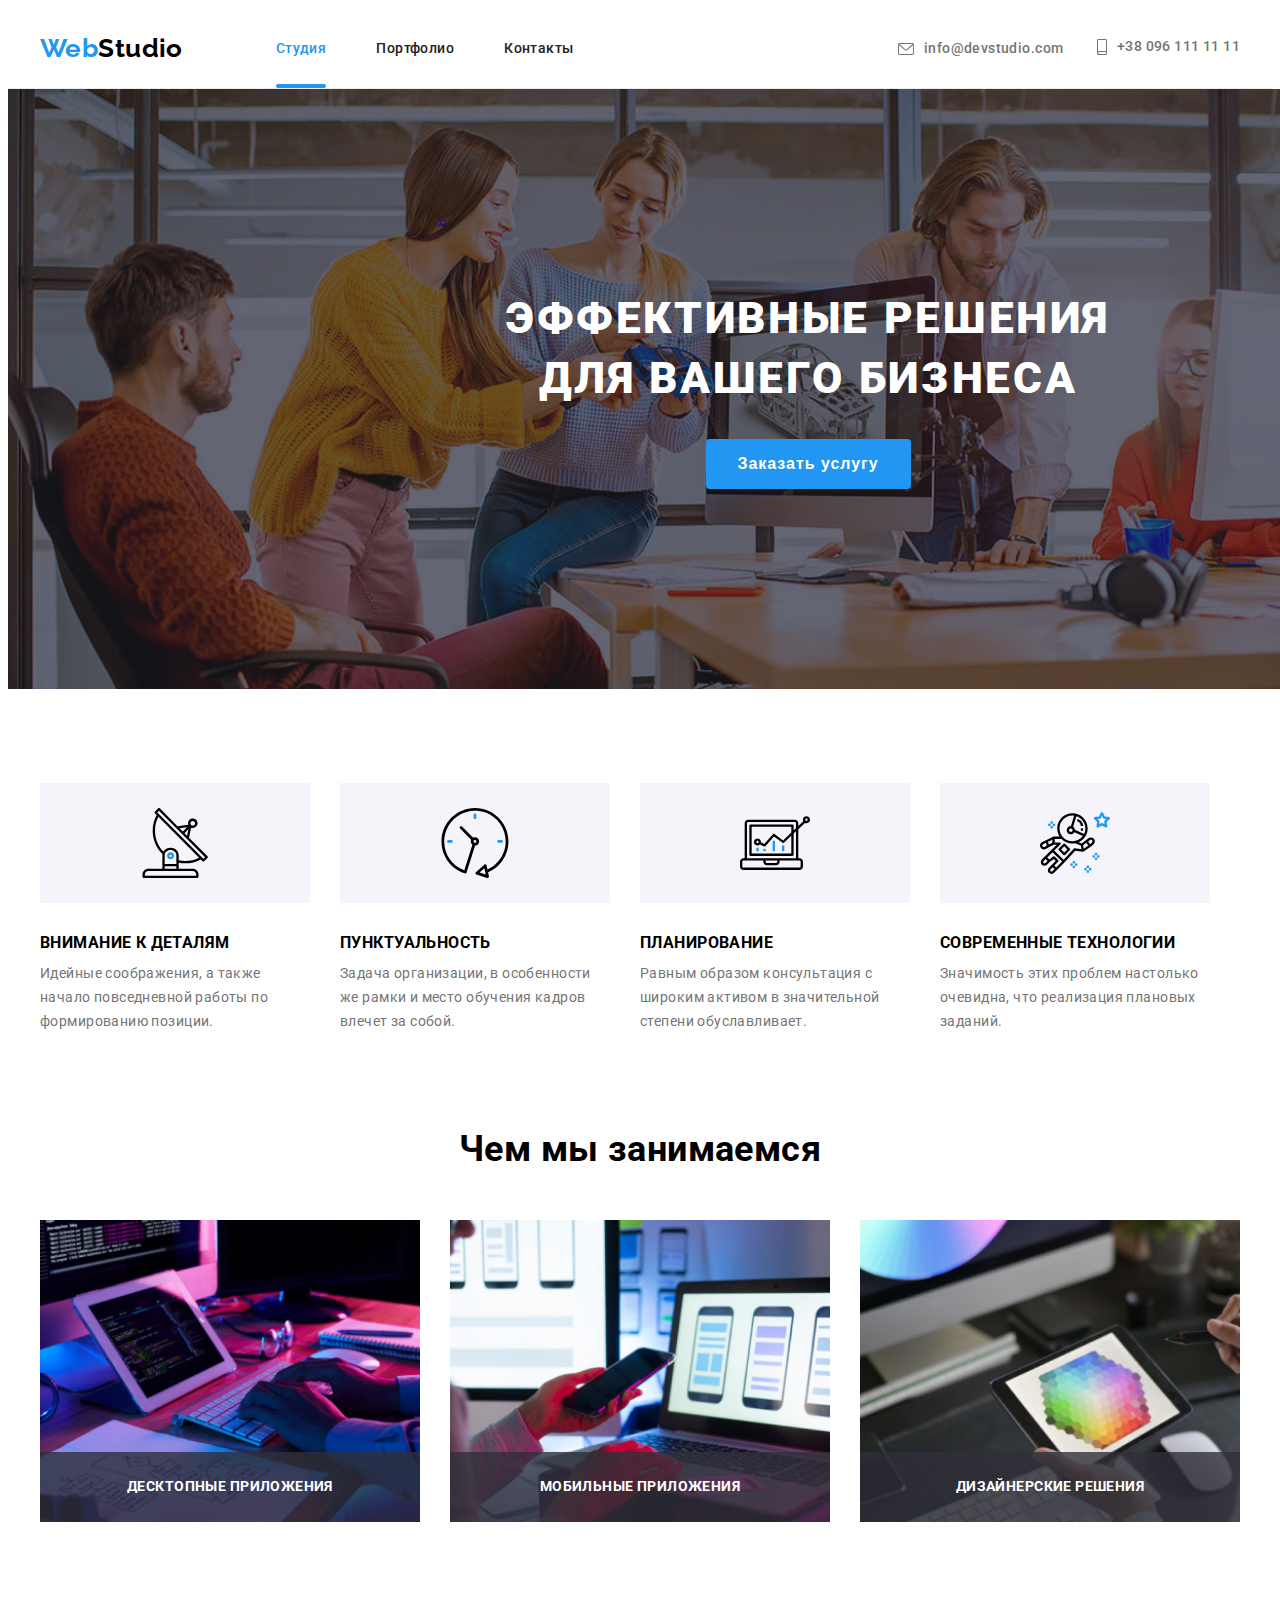
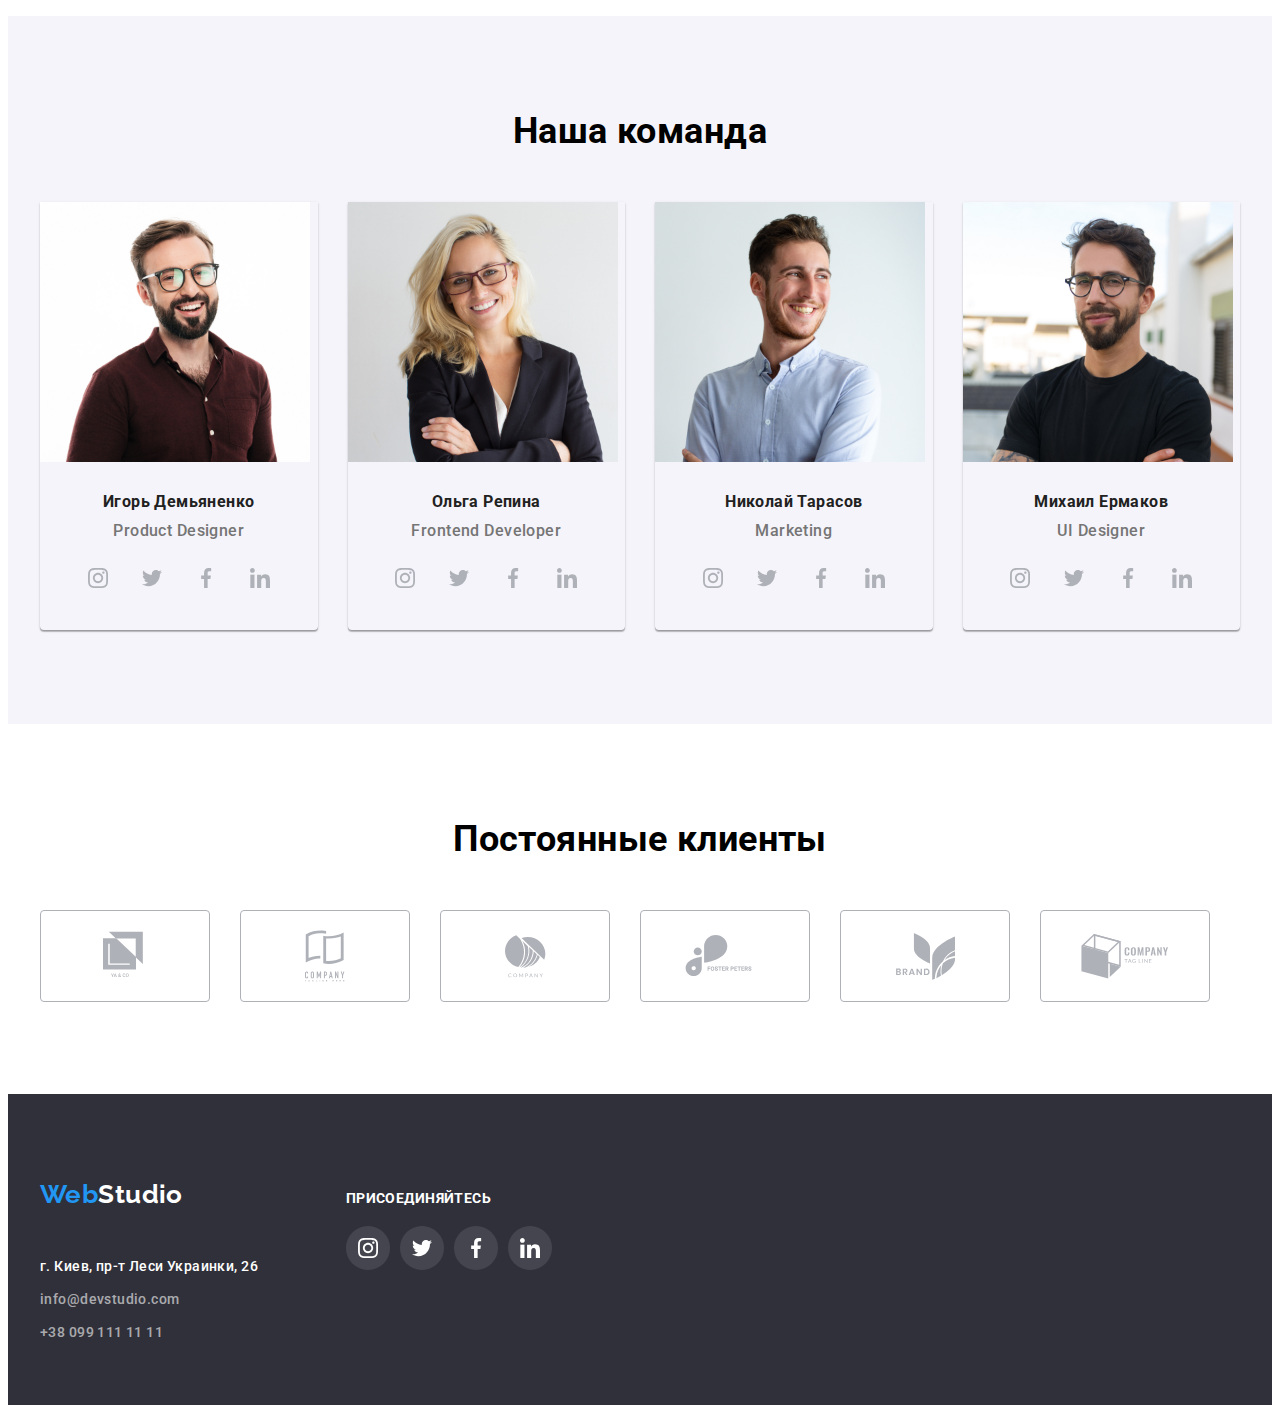
<file: index.html>
<!DOCTYPE html>
<html lang="ru">

<head>
  <meta charset="UTF-8">
  <meta http-equiv="X-UA-Compatible" content="IE=edge">
  <meta name="viewport" content="width=device-width, initial-scale=1.0">
  <title>WebStudio-Home</title>
  <link rel="stylesheet" href="https://cdnjs.cloudflare.com/ajax/libs/modern-normalize/1.0.0/modern-normalize.css"
    integrity="sha512-Zx6MlUMKSVJoQ+83OwhdILe8cSEsCzfqThJd7J/VA2UrK6Ctj85p+xzqfyuNXE5B1k25uUdmJ2OzItbBy9GHAQ=="
    crossorigin="anonymous" />
  <link rel="stylesheet" href="https://cdnjs.cloudflare.com/ajax/libs/animate.css/4.1.1/animate.min.css" />
  <link rel="preconnect" href="https://fonts.gstatic.com">
  <link href="https://fonts.googleapis.com/css2?family=Raleway:wght@700&family=Roboto:wght@400;500;700;900&display=swap"
    rel="stylesheet">
  <link rel="stylesheet" href="./styles/styles.css">

</head>

<body>
  <!-- HEADER -->
  <header class="header">
    <div class="container">
      <nav class="menu">
        <a class="logo link" href="./index.html" lang="en">Web<span class="logo-studio-header"
            lang="en">Studio</span></a>
        <ul class="nav-list list">
          <li class="nav-item">
            <a class="nav-link current link" href="./index.html">Студия</a>
          </li>
          <li class="nav-item">
            <a class="nav-link link" href="./portfolio.html">Портфолио</a>
          </li>
          <li class="nav-item">
            <a class="nav-link link" href="./index.html">Контакты</a>
          </li>
        </ul>
      </nav>
      <ul class="header-contacts list">
        <li class="header-contacts-mail">
          <a class="header-contact-link link" href="mailto:info@devstudio.com" lang="en">
            <svg class="header-envelope">
              <use href="./images/sprite.svg#icon-envelope"></use>
            </svg>
            <p>info@devstudio.com</p>
          </a>
        </li>
        <li class="header-contacts-tel">
          <a class="header-contact-link link" href="tel:+380961111111">
            <svg class="header-tel">
              <use href="./images/sprite.svg#icon-smartphone"></use>
            </svg>
            <p>+38 096 111 11 11</p>
          </a>
        </li>
      </ul>
    </div>
  </header>
  <main>
    <!-- HERO -->
    <section class="hero">
      <div class="container">
        <h1 class="hero-title">Эффективные решения для вашего бизнеса</h1>
        <button class="modal-btn" type="submit" data-modal-open>Заказать услугу</button>
      </div>
    </section>
    <!-- SPECIALTIES -->
    <section class="specialties">
      <h2 class="visually-hidden">Особенности</h2>
      <div class="container">
        <ul class="specs-list list">
          <li class="specs-list-item">
            <div class="logo-wrapper">
              <svg class="specialties-logo">
                <use href="./images/sprite.svg#icon-antena"></use>
              </svg>
            </div>
            <h3 class="specs-subtitle">Внимание к деталям</h3>
            <p class="specs-text">Идейные соображения, а также начало повседневной работы по формированию позиции.</p>
          </li>
          <li class="specs-list-item">
            <div class="logo-wrapper">
              <svg class="specialties-logo">
                <use href="./images/sprite.svg#icon-clock"></use>
              </svg>
            </div>
            <h3 class="specs-subtitle">Пунктуальность</h3>
            <p class="specs-text">Задача организации, в особенности же рамки и место обучения кадров влечет за собой.
            </p>
          </li>
          <li class="specs-list-item">
            <div class="logo-wrapper">
              <svg class="specialties-logo">
                <use href="./images/sprite.svg#icon-diagram"></use>
              </svg>
            </div>
            <h3 class="specs-subtitle">Планирование</h3>
            <p class="specs-text">Равным образом консультация с широким активом в значительной степени обуславливает.
            </p>
          </li>
          <li class="specs-list-item">
            <div class="logo-wrapper">
              <svg class="specialties-logo">
                <use href="./images/sprite.svg#icon-astronaut"></use>
              </svg>
            </div>
            <h3 class="specs-subtitle">Современные технологии</h3>
            <p class="specs-text">Значимость этих проблем настолько очевидна, что реализация плановых заданий.</p>
          </li>
        </ul>
      </div>
    </section>
    <!-- SKILLS -->
    <section class="skills">
      <div class="container">
        <h2 class="section-title">Чем мы занимаемся</h2>
        <ul class="skills-list list">
          <li class="skills-list-item">
            <img class="img" src="./images/what_we_do/what_we_do_1.jpg" alt="software developer working" lang="en">
            <div class="skill-title-wrapper">
              <p class="skill-title">Десктопные приложения</p>
            </div>
          </li>
          <li class="skills-list-item">
            <img class="img" src="./images/what_we_do/what_we_do_2.jpg" alt="women with a phone" lang="en">
            <div class="skill-title-wrapper">
              <p class="skill-title">Мобильные приложения</p>
            </div>
          </li>
          <li class="skills-list-item">
            <img class="img" src="./images/what_we_do/what_we_do_3.jpg" alt="women working on a tablet" lang="en">
            <div class="skill-title-wrapper">
              <p class="skill-title">Дизайнерские решения</p>
            </div>
          </li>
        </ul>
      </div>
    </section>
    <!-- TEAM -->
    <section class="team">
      <div class="container">
        <h2 class="section-title">Наша команда</h2>
        <ul class="team-list list">
          <li class="team-list-item">
            <img class="team-img" src="./images/our_masters/master_1.jpg" alt="friendly men in glasses" lang="en">
            <div class="team-name-container">
              <h3 class="team-name">Игорь Демьяненко</h3>
              <p class="team-occupation" lang="en">Product Designer</p>
              <ul class="social-list list">
                <li class="social-list-item">
                  <a href="" class="social-list-link link">
                    <svg class="social-list-icon">
                      <use href="./images/sprite.svg#icon-instagram"></use>
                    </svg>
                  </a>
                </li>
                <li class="social-list-item">
                  <a href="" class="social-list-link link">
                    <svg class="social-list-icon">
                      <use href="./images/sprite.svg#icon-twitter"></use>
                    </svg>
                  </a>
                </li>
                <li class="social-list-item">
                  <a href="" class="social-list-link link">
                    <svg class="social-list-icon">
                      <use href="./images/sprite.svg#icon-facebook"></use>
                    </svg>
                  </a>
                </li>
                <li class="social-list-item">
                  <a href="" class="social-list-link link">
                    <svg class="social-list-icon">
                      <use href="./images/sprite.svg#icon-linkedin"></use>
                    </svg>
                  </a>
                </li>
              </ul>
            </div>
          </li>
          <li class="team-list-item">
            <img class="team-img" src="./images/our_masters/master_2.jpg" alt="blonde women" lang="en">
            <div class="team-name-container">
              <h3 class="team-name">Ольга Репина</h3>
              <p class="team-occupation" lang="en">Frontend Developer</p>
              <ul class="social-list list">
                <li class="social-list-item">
                  <a href="" class="social-list-link link">
                    <svg class="social-list-icon">
                      <use href="./images/sprite.svg#icon-instagram"></use>
                    </svg>
                  </a>
                </li>
                <li class="social-list-item">
                  <a href="" class="social-list-link link">
                    <svg class="social-list-icon">
                      <use href="./images/sprite.svg#icon-twitter"></use>
                    </svg>
                  </a>
                </li>
                <li class="social-list-item">
                  <a href="" class="social-list-link link">
                    <svg class="social-list-icon">
                      <use href="./images/sprite.svg#icon-facebook"></use>
                    </svg>
                  </a>
                </li>
                <li class="social-list-item">
                  <a href="" class="social-list-link link">
                    <svg class="social-list-icon">
                      <use href="./images/sprite.svg#icon-linkedin"></use>
                    </svg>
                  </a>
                </li>
              </ul>
            </div>
          </li>
          <li class="team-list-item">
            <img class="team-img" src="./images/our_masters/master_3.jpg" alt="smiling men" lang="en">
            <div class="team-name-container">
              <h3 class="team-name">Николай Тарасов</h3>
              <p class="team-occupation" lang="en">Marketing</p>
              <ul class="social-list list">
                <li class="social-list-item">
                  <a href="" class="social-list-link link">
                    <svg class="social-list-icon">
                      <use href="./images/sprite.svg#icon-instagram"></use>
                    </svg>
                  </a>
                </li>
                <li class="social-list-item">
                  <a href="" class="social-list-link link">
                    <svg class="social-list-icon">
                      <use href="./images/sprite.svg#icon-twitter"></use>
                    </svg>
                  </a>
                </li>
                <li class="social-list-item">
                  <a href="" class="social-list-link link">
                    <svg class="social-list-icon">
                      <use href="./images/sprite.svg#icon-facebook"></use>
                    </svg>
                  </a>
                </li>
                <li class="social-list-item">
                  <a href="" class="social-list-link link">
                    <svg class="social-list-icon">
                      <use href="./images/sprite.svg#icon-linkedin"></use>
                    </svg>
                  </a>
                </li>
              </ul>
            </div>
          </li>
          <li class="team-list-item">
            <img class="team-img" src="./images/our_masters/master_4.jpg" alt="friendly men in black t-shirt" lang="en">
            <div class="team-name-container">
              <h3 class="team-name">Михаил Ермаков</h3>
              <p class="team-occupation" lang="en">UI Designer</p>
              <ul class="social-list list">
                <li class="social-list-item">
                  <a href="" class="social-list-link link">
                    <svg class="social-list-icon">
                      <use href="./images/sprite.svg#icon-instagram"></use>
                    </svg>
                  </a>
                </li>
                <li class="social-list-item">
                  <a href="" class="social-list-link link">
                    <svg class="social-list-icon">
                      <use href="./images/sprite.svg#icon-twitter"></use>
                    </svg>
                  </a>
                </li>
                <li class="social-list-item">
                  <a href="" class="social-list-link link">
                    <svg class="social-list-icon">
                      <use href="./images/sprite.svg#icon-facebook"></use>
                    </svg>
                  </a>
                </li>
                <li class="social-list-item">
                  <a href="" class="social-list-link link">
                    <svg class="social-list-icon">
                      <use href="./images/sprite.svg#icon-linkedin"></use>
                    </svg>
                  </a>
                </li>
              </ul>
            </div>
          </li>
        </ul>
      </div>
    </section>
    <!--CLIENTS-->
    <section class="clients">
      <div class="container">
        <h2 class="section-title">Постоянные клиенты</h2>
        <ul class="clients-list list">
          <li class="clients-list-item">
            <a href="" class="clients-logo link">
              <svg class="clients-logo-icon" width="44" height="50">
                <use href="./images/sprite.svg#icon-logo-1"></use>
              </svg>
            </a>
          </li>
          <li class="clients-list-item">
            <a href="" class="clients-logo link">
              <svg class="clients-logo-icon" width="40" height="52">
                <use href="./images/sprite.svg#icon-logo-2"></use>
              </svg>
            </a>
          </li>
          <li class="clients-list-item">
            <a href="" class="clients-logo link">
              <svg class="clients-logo-icon" width="41" height="43">
                <use href="./images/sprite.svg#icon-logo-3"></use>
              </svg>
            </a>
          </li>
          <li class="clients-list-item">
            <a href="" class="clients-logo link">
              <svg class="clients-logo-icon" width="80" height="42">
                <use href="./images/sprite.svg#icon-logo-4"></use>
              </svg>
            </a>
          </li>
          <li class="clients-list-item">
            <a href="" class="clients-logo link">
              <svg class="clients-logo-icon" width="59" height="47">
                <use href="./images/sprite.svg#icon-logo-5"></use>
              </svg>
            </a>
          </li>
          <li class="clients-list-item">
            <a href="" class="clients-logo link">
              <svg class="clients-logo-icon" width="88" height="45">
                <use href="./images/sprite.svg#icon-logo-6"></use>
              </svg>
            </a>
          </li>
        </ul>
      </div>
    </section>
  </main>
  <!-- FOOTER -->
  <footer class="footer">
    <div class="container">
      <div class="address-wrapper">
        <a class="logo link" href="./index.html" lang="en">Web<span class="logo-studio-footer"
            lang="en">Studio</span></a>
        <p class="address">г. Киев, пр-т Леси Украинки, 26</p>
        <ul class="address-list list">
          <li class="address-list-item">
            <a class="address-link link" href="mailto:info@devstudio.com">info@devstudio.com</a>
          </li>
          <li class="address-list-item">
            <a class="address-link link" href="tel:+380991111111">+38 099 111 11 11</a>
          </li>
        </ul>
      </div>
      <div class="footer-social-list">
        <h2 class="footer-social-title">присоединяйтесь</h2>
        <ul class="social-list list">
          <li class="social-list-item">
            <a href="" class="social-list-link link">
              <svg class="social-list-icon">
                <use href="./images/sprite.svg#icon-instagram"></use>
              </svg>
            </a>
          </li>
          <li class="social-list-item">
            <a href="" class="social-list-link link">
              <svg class="social-list-icon">
                <use href="./images/sprite.svg#icon-twitter"></use>
              </svg>
            </a>
          </li>
          <li class="social-list-item">
            <a href="" class="social-list-link link">
              <svg class="social-list-icon">
                <use href="./images/sprite.svg#icon-facebook"></use>
              </svg>
            </a>
          </li>
          <li class="social-list-item">
            <a href="" class="social-list-link link">
              <svg class="social-list-icon">
                <use href="./images/sprite.svg#icon-linkedin"></use>
              </svg>
            </a>
          </li>
        </ul>
      </div>
    </div>
  </footer>
  <div class="backdrop is-hidden" data-modal>
    <div class="modal">
      <button type="button" class="modal-close-btn" data-modal-close>
        <svg class="modal-x">
          <use href="./images/sprite.svg#icon-Vector"></use>
        </svg>
      </button>
    </div>
  </div>
  <script src="./js/modal.js"></script>
</body>

</html>
</file>
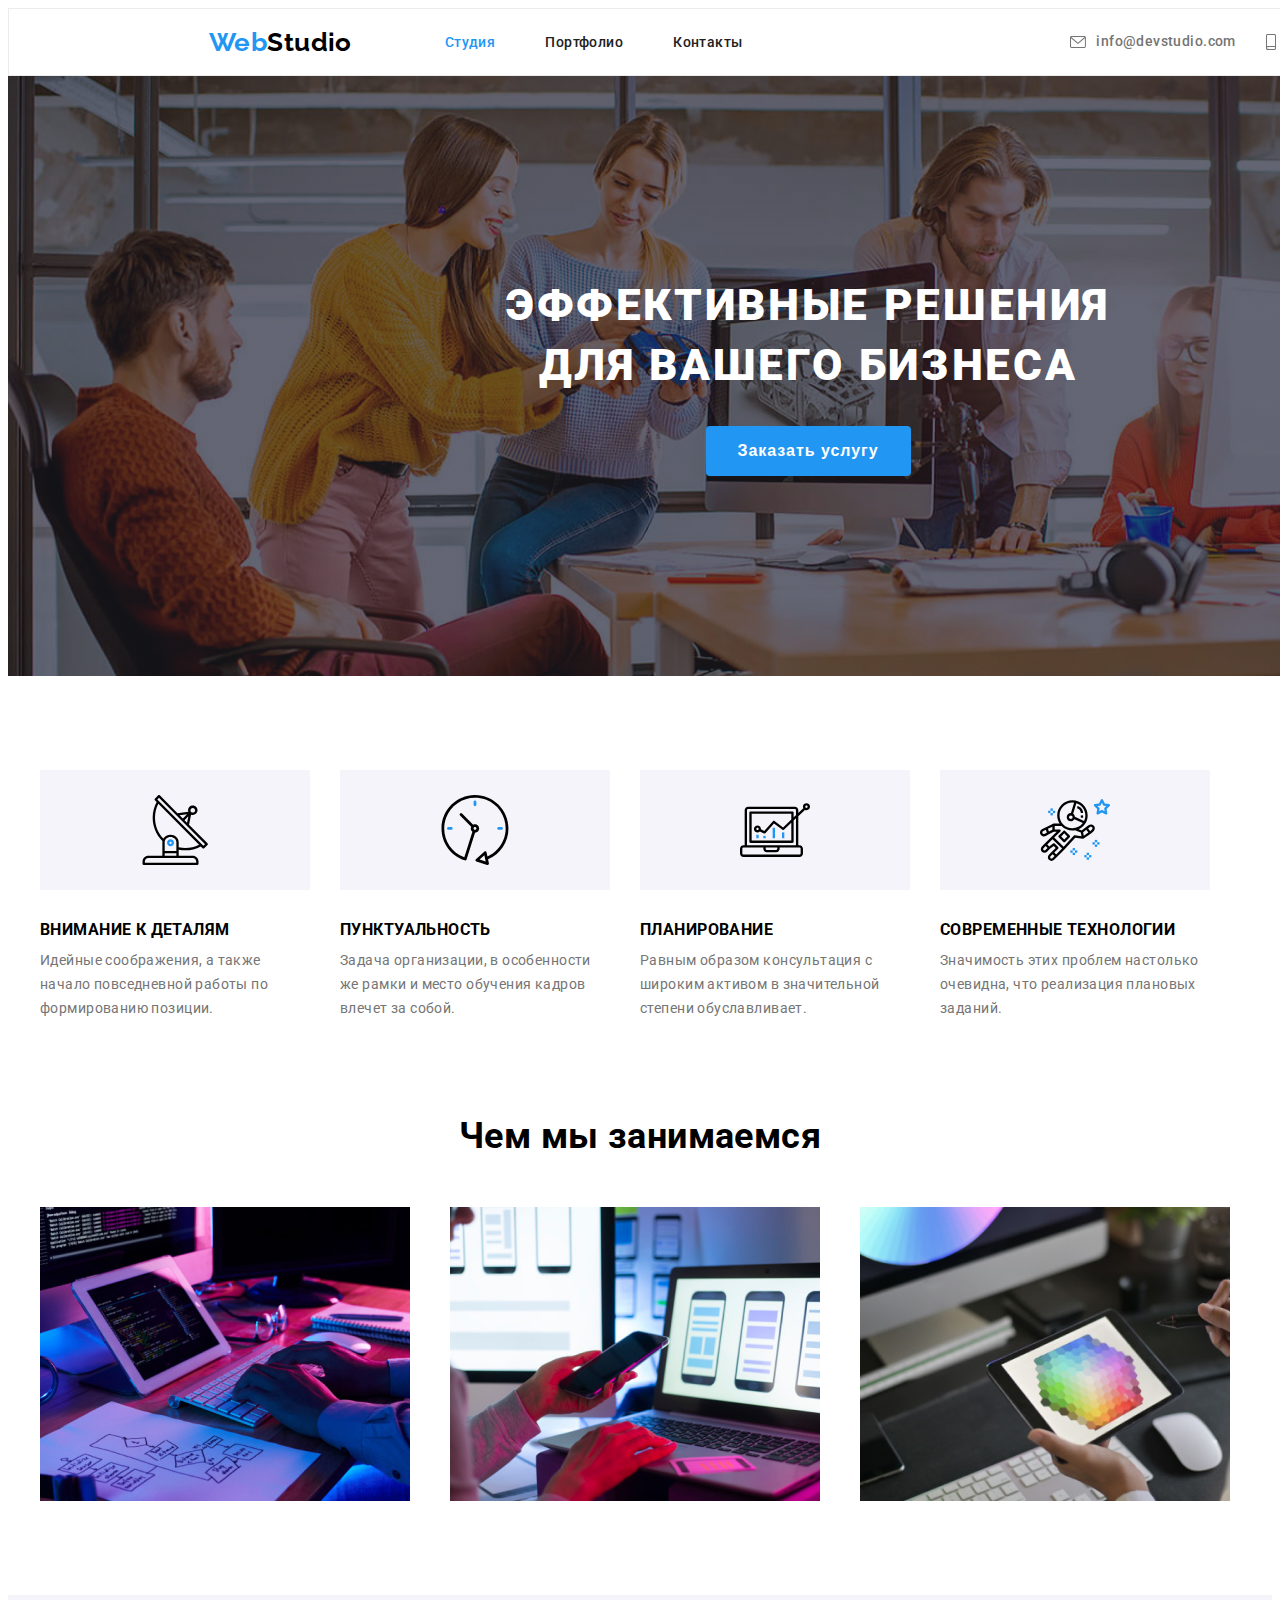
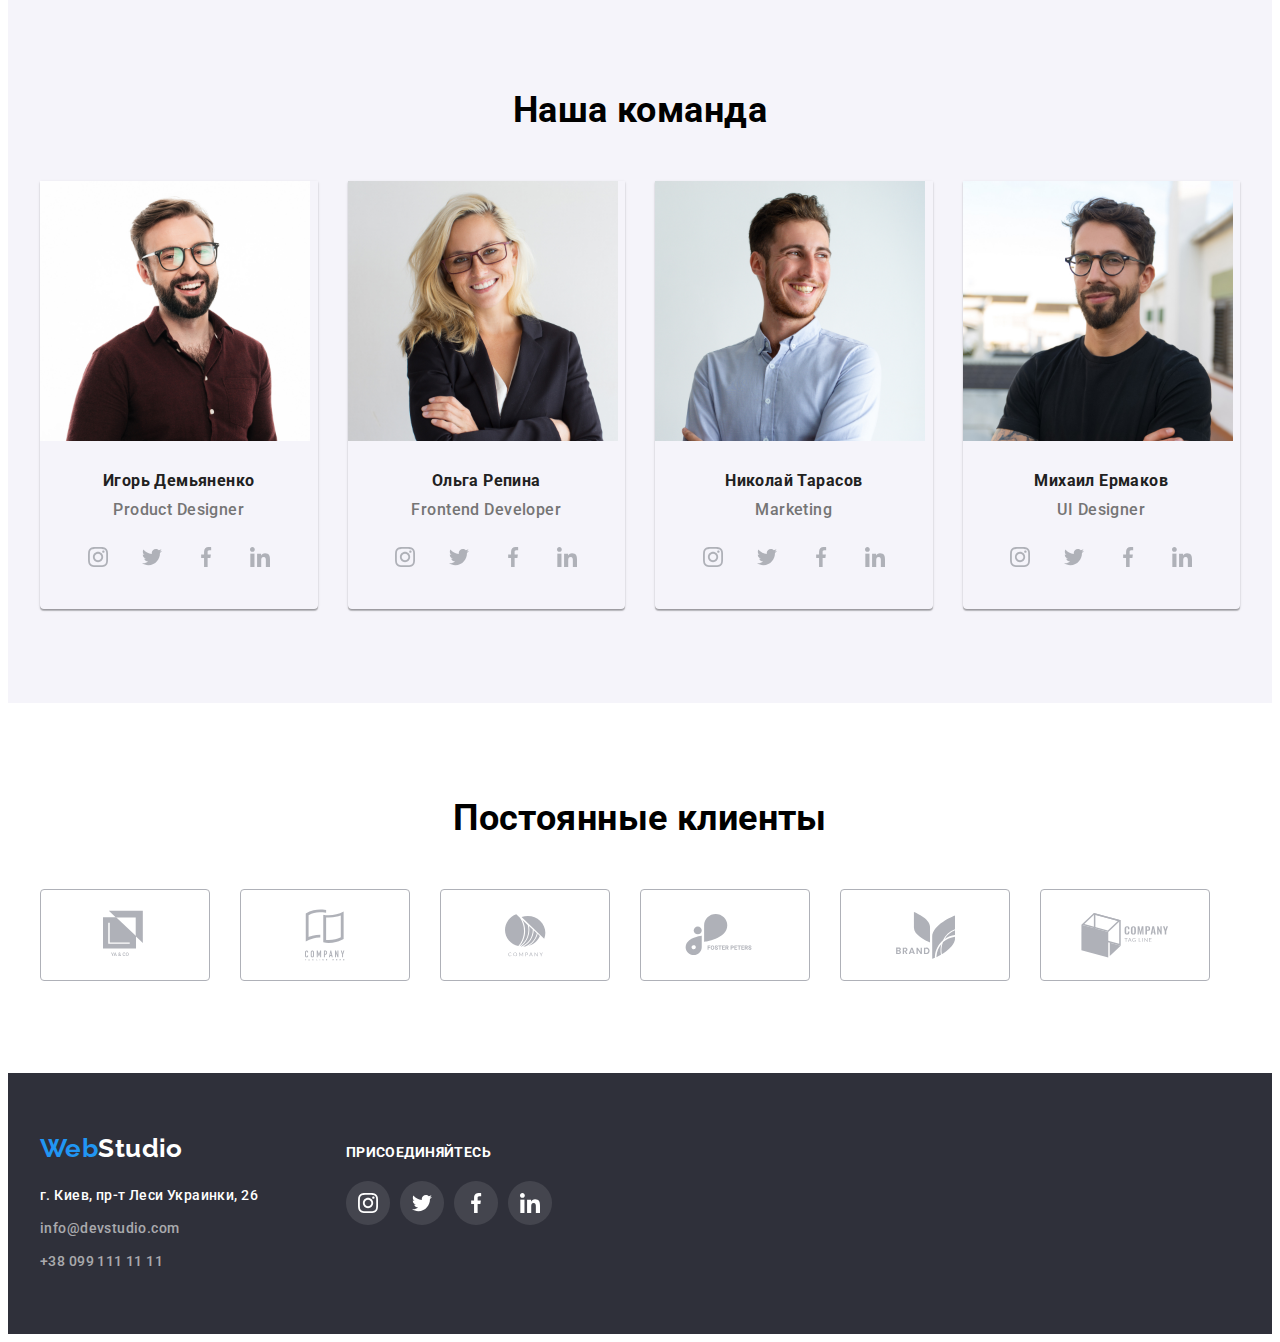
<file: goit-markup-hw-05/index.html>
<!DOCTYPE html>
<html lang="ru">

<head>
  <meta charset="UTF-8">
  <meta http-equiv="X-UA-Compatible" content="IE=edge">
  <meta name="viewport" content="width=device-width, initial-scale=1.0">
  <title>WebStudio-Home</title>
  <link rel="stylesheet" href="https://cdnjs.cloudflare.com/ajax/libs/modern-normalize/1.0.0/modern-normalize.css"
    integrity="sha512-Zx6MlUMKSVJoQ+83OwhdILe8cSEsCzfqThJd7J/VA2UrK6Ctj85p+xzqfyuNXE5B1k25uUdmJ2OzItbBy9GHAQ=="
    crossorigin="anonymous" />
  <link rel="preconnect" href="https://fonts.gstatic.com">
  <link href="https://fonts.googleapis.com/css2?family=Raleway:wght@700&family=Roboto:wght@400;500;700;900&display=swap"
    rel="stylesheet">
  <link rel="stylesheet" href="./styles/styles.css">

</head>

<body>
  <!-- HEADER -->
  <header class="header">
    <div class="container">
      <nav class="menu">
        <a class="logo link" href="./index.html" lang="en">Web<span class="logo-studio-header" lang="en">Studio</span></a>
        <div class="nav-wrapper">
          <ul class="nav-list list">
            <li class="nav-item">
              <a class="nav-link current link" href="./index.html">Студия</a>
            </li>
            <li class="nav-item">
              <a class="nav-link link" href="./portfolio.html">Портфолио</a>
            </li>
            <li class="nav-item">
              <a class="nav-link link" href="https://www.devstudio.com/portfolio">Контакты</a>
            </li>
          </ul>
        </div>
        <div class="contact-wrapper">
          <ul class="header-contacts list">
            <li class="header-contacts-mail">
              <a class="header-contact-link link" href="mailto:info@devstudio.com" lang="en">info@devstudio.com
                <svg class="header-envelope">
                  <use href="./images/sprite.svg#icon-envelope"></use>
                </svg>
              </a>
            </li>
            <li class="header-contacts-tel">
              <a class="header-contact-link link" href="tel:+380961111111">+38 096 111 11 11
                <svg class="header-tel">
                  <use href="./images/sprite.svg#icon-smartphone"></use>
                </svg>
              </a>
            </li>
          </ul>
        </div>
      </nav>
    </div>
  </header>
  <main>
    <!-- HERO -->
    <section class="hero">
      <div class="container">
        <h1 class="hero-title">Эффективные решения для вашего бизнеса</h1>
        <button class="modal-btn" type="submit">Заказать услугу</button>
      </div>
    </section>
    <!-- SPECIALTIES -->
    <section class="specialties">
      <h2 class="visually-hidden">Особенности</h2>
      <div class="container">
        <ul class="specs-list list">
          <li class="specs-list-item">
            <div class="logo-wrapper">
            <svg class="specialties-logo">
              <use href="./images/sprite.svg#icon-antena"></use>
            </svg>
            </div>
            <h3 class="specs-subtitle">Внимание к деталям</h3>
            <p class="specs-text">Идейные соображения, а также начало повседневной работы по формированию позиции.</p>
          </li>
          <li class="specs-list-item">
            <div class="logo-wrapper">
            <svg class="specialties-logo">
              <use href="./images/sprite.svg#icon-clock"></use>
            </svg>
            </div>
            <h3 class="specs-subtitle">Пунктуальность</h3>
            <p class="specs-text">Задача организации, в особенности же рамки и место обучения кадров влечет за собой.</p>
          </li>
          <li class="specs-list-item">
            <div class="logo-wrapper">
            <svg class="specialties-logo">
              <use href="./images/sprite.svg#icon-diagram"></use>
            </svg>
            </div>
            <h3 class="specs-subtitle">Планирование</h3>
            <p class="specs-text">Равным образом консультация с широким активом в значительной степени обуславливает.</p>
          </li>
          <li class="specs-list-item">
            <div class="logo-wrapper">
            <svg class="specialties-logo">
              <use href="./images/sprite.svg#icon-astronaut"></use>
            </svg>
            </div>
            <h3 class="specs-subtitle">Современные технологии</h3>
            <p class="specs-text">Значимость этих проблем настолько очевидна, что реализация плановых заданий.</p>
          </li>
        </ul>
      </div>
    </section>
    <!-- SKILLS -->
    <section class="skills">
      <div class="container">
        <h2 class="section-title">Чем мы занимаемся</h2>
        <ul class="skills-list list">
          <li class="skills-list-item">
            <img class="img" src="./images/what_we_do/what_we_do_1.jpg" alt="software developer working" lang="en">
          </li>
          <li class="skills-list-item">
            <img class="img" src="./images/what_we_do/what_we_do_2.jpg" alt="women with a phone" lang="en">
          </li>
          <li class="skills-list-item">
            <img class="img" src="./images/what_we_do/what_we_do_3.jpg" alt="women working on a tablet" lang="en">
          </li>
        </ul>
      </div>
    </section>
    <!-- TEAM -->
    <section class="team">
      <div class="container">
        <h2 class="section-title">Наша команда</h2>
        <ul class="team-list list">
          <li class="team-list-item">
            <img class="team-img" src="./images/our_masters/master_1.jpg" alt="friendly men in glasses" lang="en">
              <div class="team-name-container">
                <h3 class="team-name">Игорь Демьяненко</h3>
                <p class="team-occupation" lang="en">Product Designer</p>
                <ul class="social-list list">
                  <li class="social-list-item">
                    <a href="" class="social-list-link link">
                      <svg class="social-list-icon">
                        <use href="./images/sprite.svg#icon-instagram"></use>
                      </svg>
                    </a>
                  </li>
                  <li class="social-list-item">
                    <a href="" class="social-list-link link">
                      <svg class="social-list-icon">
                        <use href="./images/sprite.svg#icon-twitter"></use>
                      </svg>
                    </a>
                  </li>
                  <li class="social-list-item">
                    <a href="" class="social-list-link link">
                      <svg class="social-list-icon">
                        <use href="./images/sprite.svg#icon-facebook"></use>
                      </svg>
                    </a>
                  </li>
                  <li class="social-list-item">
                    <a href="" class="social-list-link link">
                      <svg class="social-list-icon">
                        <use href="./images/sprite.svg#icon-linkedin"></use>
                      </svg>
                    </a>
                  </li>
                </ul>
              </div>
          </li>
          <li class="team-list-item">
            <img class="team-img" src="./images/our_masters/master_2.jpg" alt="blonde women" lang="en">
              <div class="team-name-container">
                <h3 class="team-name">Ольга Репина</h3>
                <p class="team-occupation" lang="en">Frontend Developer</p>
                <ul class="social-list list">
                                  <li class="social-list-item">
                                    <a href="" class="social-list-link link">
                                      <svg class="social-list-icon">
                                        <use href="./images/sprite.svg#icon-instagram"></use>
                                      </svg>
                                    </a>
                                  </li>
                                  <li class="social-list-item">
                                    <a href="" class="social-list-link link">
                                      <svg class="social-list-icon">
                                        <use href="./images/sprite.svg#icon-twitter"></use>
                                      </svg>
                                    </a>
                                  </li>
                                  <li class="social-list-item">
                                    <a href="" class="social-list-link link">
                                      <svg class="social-list-icon">
                                        <use href="./images/sprite.svg#icon-facebook"></use>
                                      </svg>
                                    </a>
                                  </li>
                                  <li class="social-list-item">
                                    <a href="" class="social-list-link link">
                                      <svg class="social-list-icon">
                                        <use href="./images/sprite.svg#icon-linkedin"></use>
                                      </svg>
                                    </a>
                                  </li>
                </ul>
              </div>
          </li>
          <li class="team-list-item">
            <img class="team-img" src="./images/our_masters/master_3.jpg" alt="smiling men" lang="en">
              <div class="team-name-container">
                <h3 class="team-name">Николай Тарасов</h3>
                <p class="team-occupation" lang="en">Marketing</p>
                <ul class="social-list list">
                                  <li class="social-list-item">
                                    <a href="" class="social-list-link link">
                                      <svg class="social-list-icon">
                                        <use href="./images/sprite.svg#icon-instagram"></use>
                                      </svg>
                                    </a>
                                  </li>
                                  <li class="social-list-item">
                                    <a href="" class="social-list-link link">
                                      <svg class="social-list-icon">
                                        <use href="./images/sprite.svg#icon-twitter"></use>
                                      </svg>
                                    </a>
                                  </li>
                                  <li class="social-list-item">
                                    <a href="" class="social-list-link link">
                                      <svg class="social-list-icon">
                                        <use href="./images/sprite.svg#icon-facebook"></use>
                                      </svg>
                                    </a>
                                  </li>
                                  <li class="social-list-item">
                                    <a href="" class="social-list-link link">
                                      <svg class="social-list-icon">
                                        <use href="./images/sprite.svg#icon-linkedin"></use>
                                      </svg>
                                    </a>
                                  </li>
                </ul>
              </div>
          </li>
          <li class="team-list-item">
            <img class="team-img" src="./images/our_masters/master_4.jpg" alt="friendly men in black t-shirt" lang="en">
              <div class="team-name-container">
                <h3 class="team-name">Михаил Ермаков</h3>
                <p class="team-occupation" lang="en">UI Designer</p>
                <ul class="social-list list">
                                  <li class="social-list-item">
                                    <a href="" class="social-list-link link">
                                      <svg class="social-list-icon">
                                        <use href="./images/sprite.svg#icon-instagram"></use>
                                      </svg>
                                    </a>
                                  </li>
                                  <li class="social-list-item">
                                    <a href="" class="social-list-link link">
                                      <svg class="social-list-icon">
                                        <use href="./images/sprite.svg#icon-twitter"></use>
                                      </svg>
                                    </a>
                                  </li>
                                  <li class="social-list-item">
                                    <a href="" class="social-list-link link">
                                      <svg class="social-list-icon">
                                        <use href="./images/sprite.svg#icon-facebook"></use>
                                      </svg>
                                    </a>
                                  </li>
                                  <li class="social-list-item">
                                    <a href="" class="social-list-link link">
                                      <svg class="social-list-icon">
                                        <use href="./images/sprite.svg#icon-linkedin"></use>
                                      </svg>
                                    </a>
                                  </li>
                </ul>
              </div>
          </li>
        </ul>
      </div>
    </section>
    <!--CLIENTS-->
    <section class="clients">
      <div class="container">
        <h2 class="section-title">Постоянные клиенты</h2>
        <ul class="clients-list list">
          <li class="clients-list-item">
            <a href="" class="clients-logo link">
              <svg class="clients-logo-icon" width="44" height="50">
                <use href="./images/sprite.svg#icon-logo-1"></use>
              </svg>
            </a>
          </li>
          <li class="clients-list-item">
            <a href="" class="clients-logo link">
              <svg class="clients-logo-icon" width="40" height="52">
                <use href="./images/sprite.svg#icon-logo-2"></use>
              </svg>
            </a>
          </li>
          <li class="clients-list-item">
            <a href="" class="clients-logo link">
              <svg class="clients-logo-icon" width="41" height="43">
                <use href="./images/sprite.svg#icon-logo-3"></use>
              </svg>
            </a>
          </li>
          <li class="clients-list-item">
            <a href="" class="clients-logo link">
              <svg class="clients-logo-icon" width="80" height="42">
                <use href="./images/sprite.svg#icon-logo-4"></use>
              </svg>
            </a>
          </li>
          <li class="clients-list-item">
            <a href="" class="clients-logo link">
              <svg class="clients-logo-icon" width="59" height="47">
                <use href="./images/sprite.svg#icon-logo-5"></use>
              </svg>
            </a>
          </li>
          <li class="clients-list-item">
            <a href="" class="clients-logo link">
              <svg class="clients-logo-icon" width="88" height="45">
                <use href="./images/sprite.svg#icon-logo-6"></use>
              </svg>
            </a>
          </li>
        </ul>
      </div>
    </section>
  </main>
  <!-- FOOTER -->
  <footer class="footer">
      <div class="container">
        <div class="address-wrapper">
        <a class="logo link" href="./index.html" lang="en">Web<span class="logo-studio-footer" lang="en">Studio</span></a>
        <p class="address">г. Киев, пр-т Леси Украинки, 26</p>
        <ul class="address-list list">
          <li class="address-list-item">
            <a class="address-link link" href="mailto:info@devstudio.com">info@devstudio.com</a>
          </li>
          <li class="address-list-item">
            <a class="address-link link" href="tel:+380991111111">+38 099 111 11 11</a>
          </li>
        </ul>
        </div>      
        <div class="footer-social-list">
        <h2 class="footer-social-title">присоединяйтесь</h2>
        <ul class="social-list list">
          <li class="social-list-item">
            <a href="" class="social-list-link link">
              <svg class="social-list-icon">
                <use href="./images/sprite.svg#icon-instagram"></use>
              </svg>
            </a>
          </li>
          <li class="social-list-item">
            <a href="" class="social-list-link link">
              <svg class="social-list-icon">
                <use href="./images/sprite.svg#icon-twitter"></use>
              </svg>
            </a>
          </li>
          <li class="social-list-item">
            <a href="" class="social-list-link link">
              <svg class="social-list-icon">
                <use href="./images/sprite.svg#icon-facebook"></use>
              </svg>
            </a>
          </li>
          <li class="social-list-item">
            <a href="" class="social-list-link link">
              <svg class="social-list-icon">
                <use href="./images/sprite.svg#icon-linkedin"></use>
              </svg>
            </a>
          </li>
        </ul>
        </div>
      </div>
  </footer>
</body>

</html>
</file>
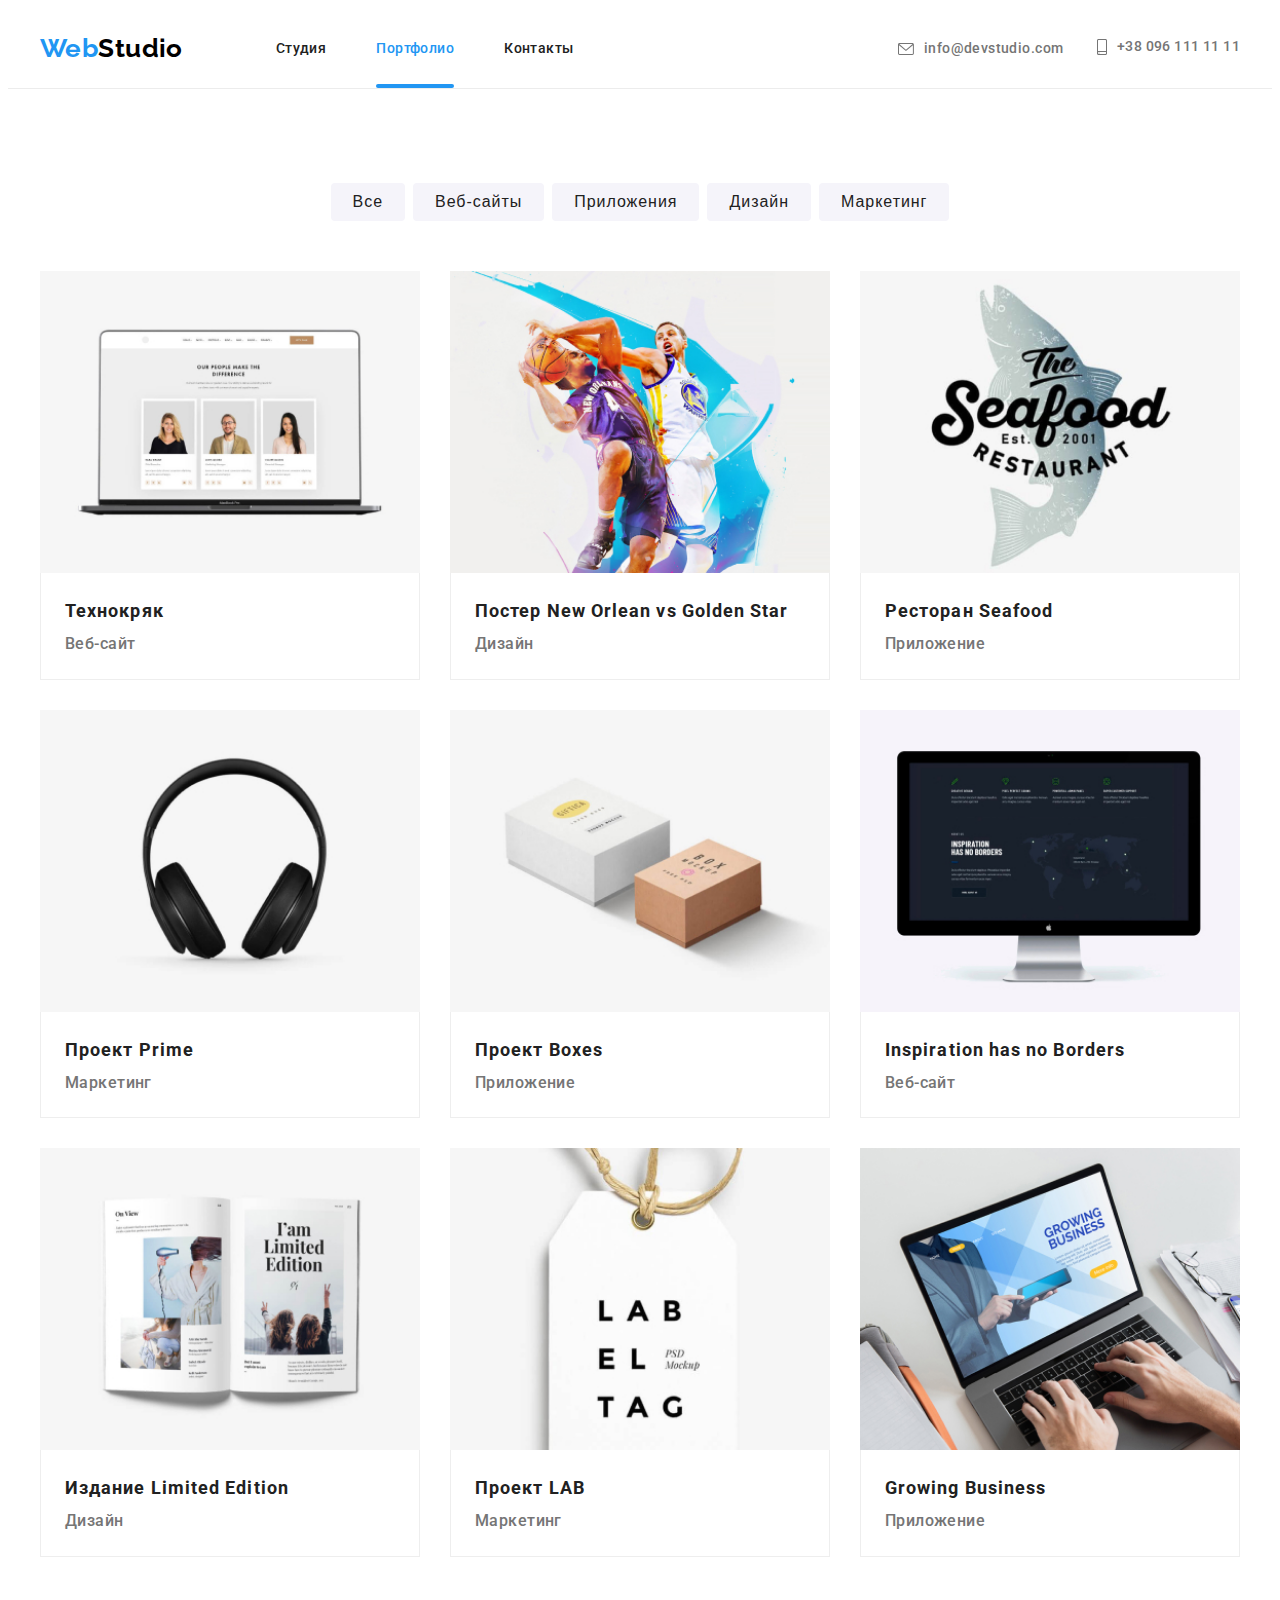
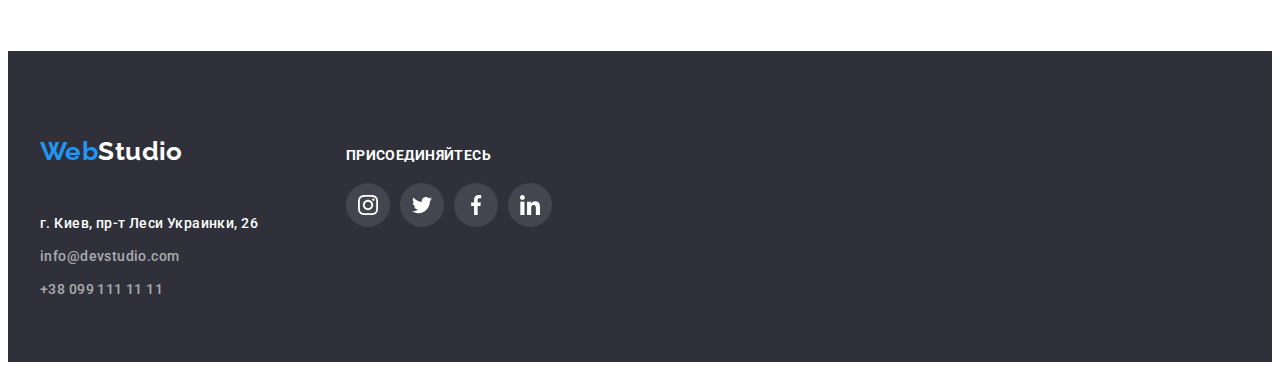
<file: portfolio.html>
<!DOCTYPE html>
<html lang="ru">

<head>
  <meta charset="UTF-8">
  <meta http-equiv="X-UA-Compatible" content="IE=edge">
  <meta name="viewport" content="width=device-width, initial-scale=1.0">
  <title>WebStudio-Portfolio</title>
  <link rel="stylesheet" href="https://cdnjs.cloudflare.com/ajax/libs/modern-normalize/1.0.0/modern-normalize.css"
    integrity="sha512-Zx6MlUMKSVJoQ+83OwhdILe8cSEsCzfqThJd7J/VA2UrK6Ctj85p+xzqfyuNXE5B1k25uUdmJ2OzItbBy9GHAQ=="
    crossorigin="anonymous" />
  <link rel="stylesheet" href="https://cdnjs.cloudflare.com/ajax/libs/animate.css/4.1.1/animate.min.css" />
  <link rel="preconnect" href="https://fonts.gstatic.com">
  <link href="https://fonts.googleapis.com/css2?family=Raleway:wght@700&family=Roboto:wght@400;500;700;900&display=swap"
    rel="stylesheet">
  <link rel="stylesheet" href="./styles/styles.css">
</head>

<body>
  <!-- HEADER -->
  <header class="header">
    <div class="container">
      <nav class="menu">
        <a class="logo link" href="./index.html" lang="en">Web<span class="logo-studio-header"
            lang="en">Studio</span></a>
        <ul class="nav-list list">
          <li class="nav-item">
            <a class="nav-link link" href="./index.html">Студия</a>
          </li>
          <li class="nav-item">
            <a class="nav-link current link" href="./portfolio.html">Портфолио</a>
          </li>
          <li class="nav-item">
            <a class="nav-link link" href="./portfolio.html">Контакты</a>
          </li>
        </ul>
      </nav>
      <ul class="header-contacts list">
        <li class="header-contacts-mail">
          <a class="header-contact-link link" href="mailto:info@devstudio.com" lang="en">
            <svg class="header-envelope">
              <use href="./images/sprite.svg#icon-envelope"></use>
            </svg>
            <p>info@devstudio.com</p>
          </a>
        </li>
        <li class="header-contacts-tel">
          <a class="header-contact-link link" href="tel:+380961111111">
            <svg class="header-tel">
              <use href="./images/sprite.svg#icon-smartphone"></use>
            </svg>
            <p>+38 096 111 11 11</p>
          </a>
        </li>
      </ul>
    </div>
  </header>
  <main>
    <!-- EXAMPLES -->
    <section class="examples">
      <div class="container">
        <h2 class="visually-hidden">Наши работы</h2>
        <ul class="examples-list list">
          <li class="examples-list-item">
            <button class="nav-btn" type="button">Все</button>
          </li>
          <li class="examples-list-item">
            <button class="nav-btn" type="button">Веб-сайты</button>
          </li>
          <li class="examples-list-item">
            <button class="nav-btn" type="button">Приложения</button>
          </li>
          <li class="examples-list-item">
            <button class="nav-btn" type="button">Дизайн</button>
          </li>
          <li class="examples-list-item">
            <button class="nav-btn" type="button">Маркетинг</button>
          </li>
        </ul>
        <ul class="examples-img-list list">
          <li class="examples-img-item">
            <a class="list-items link" href="">
              <div class="examples-list-wraper">
                <img class="img" src="./images/portfolio/portfolio-1.jpg" alt="laptop desctop">
                <p class="overlay">Технокряк это современная площадка распространения коронавируса. Компании используют
                  эту платформу
                  для цифрового
                  шпионажа и атак на защищённые сервера конкурентов.</p>
              </div>
              <div class="examples-about-wrapper">
                <h3 class="examples-img-title">Технокряк</h3>
                <p class="examples-img-about">Веб-сайт</p>
              </div>
            </a>
          </li>
          <li class="examples-img-item">
            <a class="list-items link" href="">
              <div class="examples-list-wraper">
                <img class="img" src="./images/portfolio/portfolio-2.jpg" alt="two basketball players">
                <p class="overlay">Технокряк это современная площадка распространения коронавируса. Компании используют
                  эту платформу
                  для цифрового
                  шпионажа и атак на защищённые сервера конкурентов.</p>
              </div>
              <div class="examples-about-wrapper">
                <h3 class="examples-img-title">Постер <span lang="en">New Orlean vs Golden Star</span></h3>
                <p class="examples-img-about">Дизайн</p>
              </div>
            </a>
          </li>
          <li class="examples-img-item">
            <a class="list-items link" href="">
              <div class="examples-list-wraper">
                <img class="img" src="./images/portfolio/portfolio-3.jpg" alt="fish restaurant logo">
                <p class="overlay">Технокряк это современная площадка распространения коронавируса. Компании используют
                  эту платформу
                  для цифрового
                  шпионажа и атак на защищённые сервера конкурентов.</p>
              </div>
              <div class="examples-about-wrapper">
                <h3 class="examples-img-title">Ресторан <span lang="en">Seafood</span></h3>
                <p class="examples-img-about">Приложение</p>
              </div>
            </a>
          </li>
          <li class="examples-img-item">
            <a class="list-items link" href="">
              <div class="examples-list-wraper">
                <img class="img" src="./images/portfolio/portfolio-4.jpg" alt="headphones">
                <p class="overlay">Технокряк это современная площадка распространения коронавируса. Компании используют
                  эту платформу
                  для цифрового
                  шпионажа и атак на защищённые сервера конкурентов.</p>
              </div>
              <div class="examples-about-wrapper">
                <h3 class="examples-img-title">Проект <span lang="en">Prime</span></h3>
                <p class="examples-img-about">Маркетинг</p>
              </div>
            </a>
          </li>
          <li class="examples-img-item">
            <a class="list-items link" href="">
              <div class="examples-list-wraper">
                <img class="img" src="./images/portfolio/portfolio-5.jpg" alt="two boxes">
                <p class="overlay">Технокряк это современная площадка распространения коронавируса. Компании используют
                  эту платформу
                  для цифрового
                  шпионажа и атак на защищённые сервера конкурентов.</p>
              </div>
              <div class="examples-about-wrapper">
                <h3 class="examples-img-title">Проект <span lang="en">Boxes</span></h3>
                <p class="examples-img-about">Приложение</p>
              </div>
            </a>
          </li>
          <li class="examples-img-item">
            <a class="list-items link" href="">
              <div class="examples-list-wraper">
                <img class="img" src="./images/portfolio/portfolio-6.jpg" alt="computer display">
                <p class="overlay">Технокряк это современная площадка распространения коронавируса. Компании используют
                  эту платформу
                  для цифрового
                  шпионажа и атак на защищённые сервера конкурентов.</p>
              </div>
              <div class="examples-about-wrapper">
                <h3 class="examples-img-title" lang="en">Inspiration has no Borders</h3>
                <p class="examples-img-about">Веб-сайт</p>
              </div>
            </a>
          </li>
          <li class="examples-img-item">
            <a class="list-items link" href="">
              <div class="examples-list-wraper">
                <img class="img" src="./images/portfolio/portfolio-7.jpg" alt="opened magazine">
                <p class="overlay">Технокряк это современная площадка распространения коронавируса. Компании используют
                  эту платформу
                  для цифрового
                  шпионажа и атак на защищённые сервера конкурентов.</p>
              </div>
              <div class="examples-about-wrapper">
                <h3 class="examples-img-title">Издание <span lang="en">Limited Edition</span></h3>
                <p class="examples-img-about">Дизайн</p>
              </div>
            </a>
          </li>
          <li class="examples-img-item">
            <a class="list-items link" href="">
              <div class="examples-list-wraper">
                <img class="img" src="./images/portfolio/portfolio-8.jpg" alt="some label">
                <p class="overlay">Технокряк это современная площадка распространения коронавируса. Компании используют
                  эту платформу
                  для цифрового
                  шпионажа и атак на защищённые сервера конкурентов.</p>
              </div>
              <div class="examples-about-wrapper">
                <h3 class="examples-img-title">Проект <span lang="en">LAB</span></h3>
                <p class="examples-img-about">Маркетинг</p>
              </div>
            </a>
          </li>
          <li class="examples-img-item">
            <a class="list-items link" href="">
              <div class="examples-list-wraper">
                <img class="img" src="./images/portfolio/portfolio-9.jpg" alt="man working on a laptop">
                <p class="overlay">Технокряк это современная площадка распространения коронавируса. Компании используют
                  эту платформу
                  для цифрового
                  шпионажа и атак на защищённые сервера конкурентов.</p>
              </div>
              <div class="examples-about-wrapper">
                <h3 class="examples-img-title" lang="en">Growing Business</h3>
                <p class="examples-img-about">Приложение</p>
              </div>
            </a>
          </li>
        </ul>
      </div>
    </section>
  </main>
  <!-- FOOTER -->
  <footer class="footer">
    <div class="container">
      <div class="address-wrapper">
        <a class="logo link" href="./index.html" lang="en">Web<span class="logo-studio-footer"
            lang="en">Studio</span></a>
        <p class="address">г. Киев, пр-т Леси Украинки, 26</p>
        <ul class="address-list list">
          <li class="address-list-item">
            <a class="address-link link" href="mailto:info@devstudio.com">info@devstudio.com</a>
          </li>
          <li class="address-list-item">
            <a class="address-link link" href="tel:+380991111111">+38 099 111 11 11</a>
          </li>
        </ul>
      </div>
      <div class="footer-social-list">
        <h2 class="footer-social-title">присоединяйтесь</h2>
        <ul class="social-list list">
          <li class="social-list-item">
            <a href="" class="social-list-link link">
              <svg class="social-list-icon">
                <use href="./images/sprite.svg#icon-instagram"></use>
              </svg>
            </a>
          </li>
          <li class="social-list-item">
            <a href="" class="social-list-link link">
              <svg class="social-list-icon">
                <use href="./images/sprite.svg#icon-twitter"></use>
              </svg>
            </a>
          </li>
          <li class="social-list-item">
            <a href="" class="social-list-link link">
              <svg class="social-list-icon">
                <use href="./images/sprite.svg#icon-facebook"></use>
              </svg>
            </a>
          </li>
          <li class="social-list-item">
            <a href="" class="social-list-link link">
              <svg class="social-list-icon">
                <use href="./images/sprite.svg#icon-linkedin"></use>
              </svg>
            </a>
          </li>
        </ul>
      </div>
    </div>
  </footer>
</body>

</html>
</file>
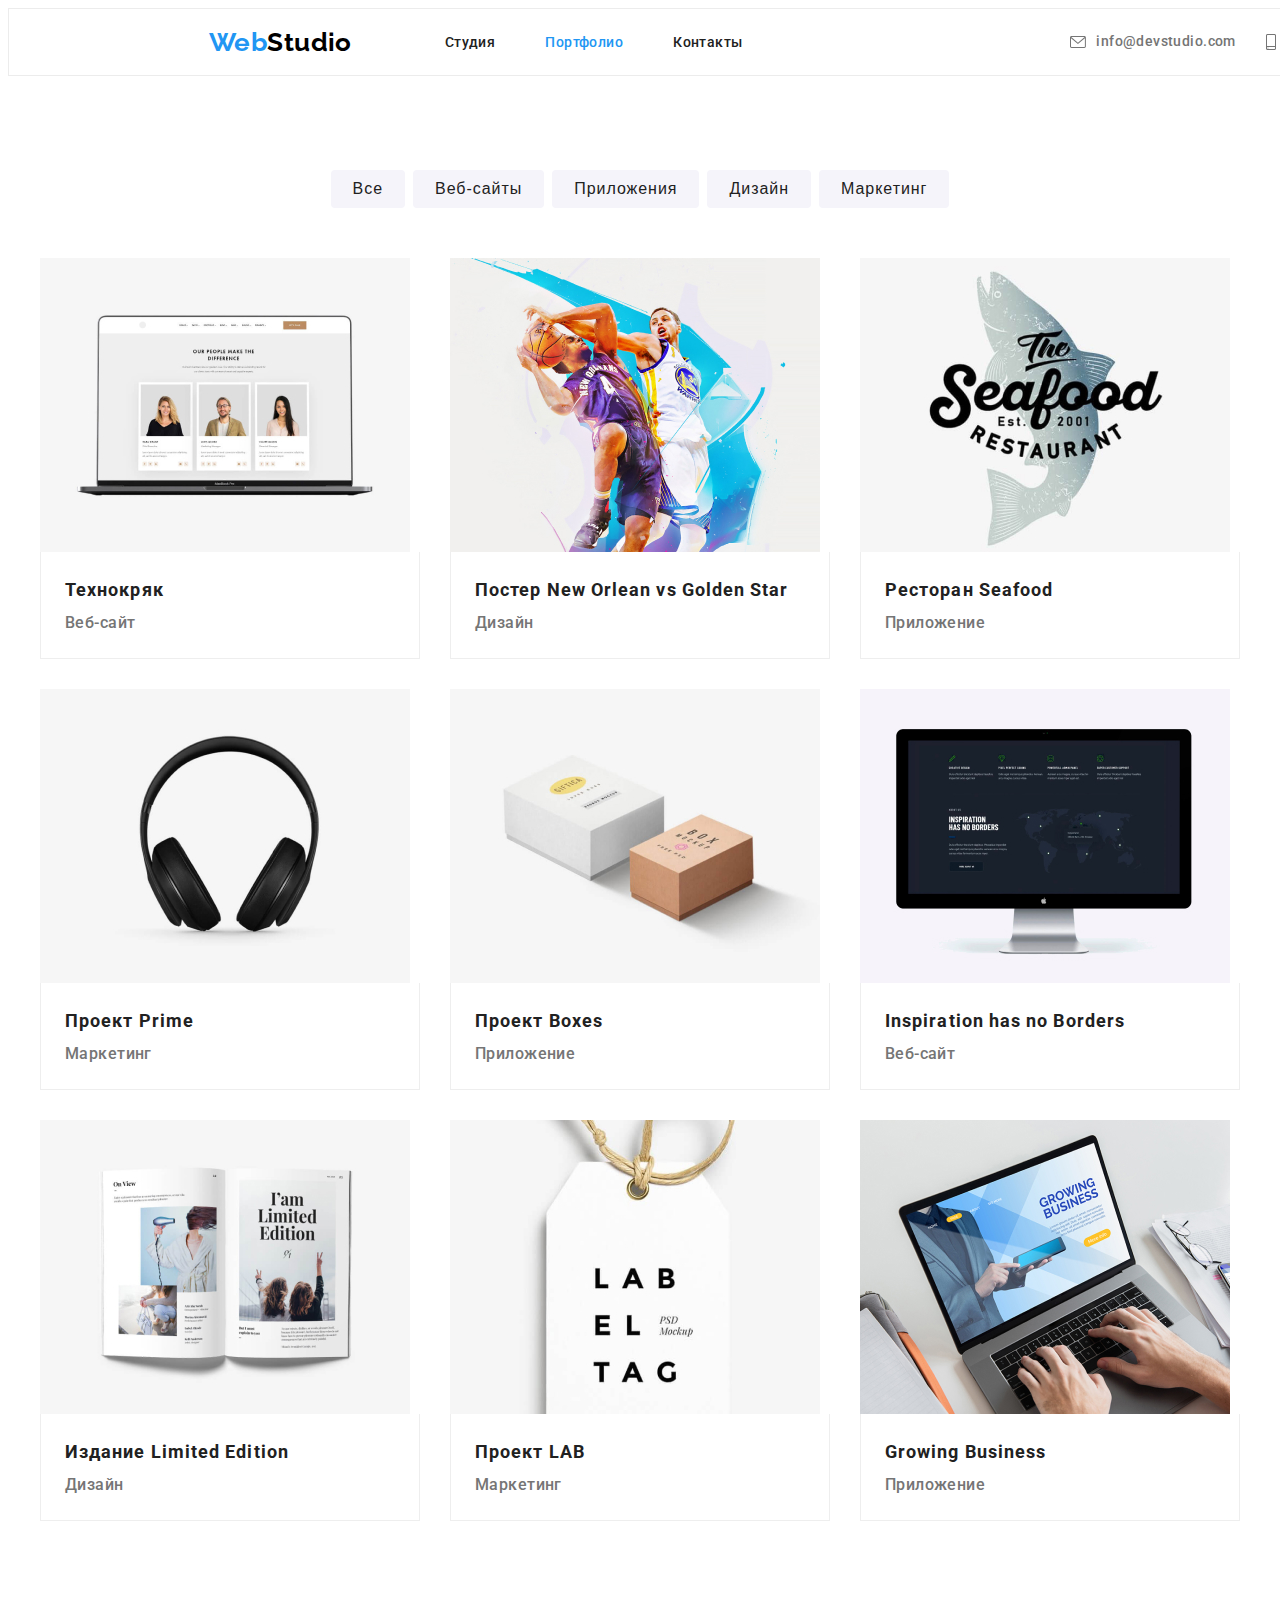
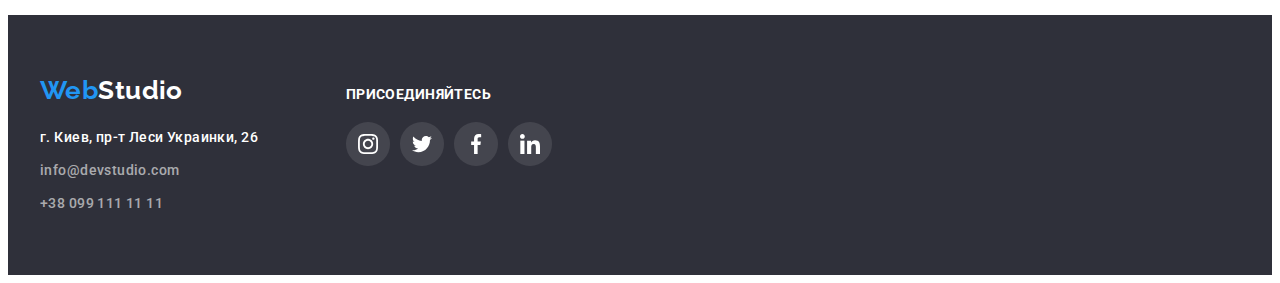
<file: goit-markup-hw-05/portfolio.html>
<!DOCTYPE html>
<html lang="ru">

<head>
  <meta charset="UTF-8">
  <meta http-equiv="X-UA-Compatible" content="IE=edge">
  <meta name="viewport" content="width=device-width, initial-scale=1.0">
  <title>WebStudio-Portfolio</title>
  <link rel="stylesheet" href="https://cdnjs.cloudflare.com/ajax/libs/modern-normalize/1.0.0/modern-normalize.css"
    integrity="sha512-Zx6MlUMKSVJoQ+83OwhdILe8cSEsCzfqThJd7J/VA2UrK6Ctj85p+xzqfyuNXE5B1k25uUdmJ2OzItbBy9GHAQ=="
    crossorigin="anonymous" />
  <link rel="preconnect" href="https://fonts.gstatic.com">
  <link href="https://fonts.googleapis.com/css2?family=Raleway:wght@700&family=Roboto:wght@400;500;700;900&display=swap"
    rel="stylesheet">
  <link rel="stylesheet" href="./styles/styles.css">
</head>

<body>
  <!-- HEADER -->
  <header class="header">
    <div class="container">
      <nav class="menu">
        <a class="logo link" href="./index.html" lang="en">Web<span class="logo-studio-header" lang="en">Studio</span></a>
        <div class="nav-wrapper">
          <ul class="nav-list list">
            <li class="nav-item">
              <a class="nav-link link" href="./index.html">Студия</a>
            </li>
            <li class="nav-item">
              <a class="nav-link current link" href="./portfolio.html">Портфолио</a>
            </li>
            <li class="nav-item">
              <a class="nav-link link" href="https://www.devstudio.com/portfolio">Контакты</a>
            </li>
          </ul>
        </div>
        <div class="contact-wrapper">
          <ul class="header-contacts list">
            <li class="header-contacts-mail">
              <a class="header-contact-link link" href="mailto:info@devstudio.com" lang="en">info@devstudio.com
                <svg class="header-envelope">
                  <use href="./images/sprite.svg#icon-envelope"></use>
                </svg>
              </a>
            </li>
            <li class="header-contacts-tel">
              <a class="header-contact-link link" href="tel:+380961111111">+38 096 111 11 11
                <svg class="header-tel">
                  <use href="./images/sprite.svg#icon-smartphone"></use>
                </svg>
              </a>
            </li>
          </ul>
        </div>
      </nav>
    </div>
  </header>
  <main>
    <!-- EXAMPLES -->
    <section class="examples">
      <div class="container">
        <h2 class="visually-hidden">Наши работы</h2>
        <ul class="examples-list list">
          <li class="examples-list-item">
            <button class="nav-btn" type="button">Все</button>
          </li>
          <li class="examples-list-item">
            <button class="nav-btn" type="button">Веб-сайты</button>
          </li>
          <li class="examples-list-item">
            <button class="nav-btn" type="button">Приложения</button>
          </li>
          <li class="examples-list-item">
            <button class="nav-btn" type="button">Дизайн</button>
          </li>
          <li class="examples-list-item">
            <button class="nav-btn" type="button">Маркетинг</button>
          </li>
        </ul>
        <ul class="examples-img-list list">
          <li class="examples-img-item">
            <a class="list-items link" href="">
              <img class="img" src="./images/portfolio/portfolio-1.jpg" alt="laptop desctop">
              <div class="examples-about-wrapper">
                <h3 class="examples-img-title">Технокряк</h3>
                <p class="examples-img-about">Веб-сайт</p>
              </div>
            </a>
          </li>
          <li class="examples-img-item">
            <a class="list-items link" href="">
              <img class="img" src="./images/portfolio/portfolio-2.jpg" alt="two basketball players">
              <div class="examples-about-wrapper">
                <h3 class="examples-img-title">Постер <span lang="en">New Orlean vs Golden Star</span></h3>
                <p class="examples-img-about">Дизайн</p>
              </div>
            </a>
          </li>
          <li class="examples-img-item">
            <a class="list-items link" href="">
              <img class="img" src="./images/portfolio/portfolio-3.jpg" alt="fish restaurant logo">
              <div class="examples-about-wrapper">
                <h3 class="examples-img-title">Ресторан <span lang="en">Seafood</span></h3>
                <p class="examples-img-about">Приложение</p>
              </div>
            </a>
          </li>
          <li class="examples-img-item">
            <a class="list-items link" href="">
              <img class="img" src="./images/portfolio/portfolio-4.jpg" alt="headphones">
              <div class="examples-about-wrapper">
                <h3 class="examples-img-title">Проект <span lang="en">Prime</span></h3>
                <p class="examples-img-about">Маркетинг</p>
              </div>
            </a>
          </li>
          <li class="examples-img-item">
            <a class="list-items link" href="">
              <img class="img" src="./images/portfolio/portfolio-5.jpg" alt="two boxes">
              <div class="examples-about-wrapper">
                <h3 class="examples-img-title">Проект <span lang="en">Boxes</span></h3>
                <p class="examples-img-about">Приложение</p>
              </div>
            </a>
          </li>
          <li class="examples-img-item">
            <a class="list-items link" href="">
              <img class="img" src="./images/portfolio/portfolio-6.jpg" alt="computer display">
              <div class="examples-about-wrapper">
                <h3 class="examples-img-title" lang="en">Inspiration has no Borders</h3>
                <p class="examples-img-about">Веб-сайт</p>
              </div>
            </a>
          </li>
          <li class="examples-img-item">
            <a class="list-items link" href="">
              <img class="img" src="./images/portfolio/portfolio-7.jpg" alt="opened magazine">
              <div class="examples-about-wrapper">
                <h3 class="examples-img-title">Издание <span lang="en">Limited Edition</span></h3>
                <p class="examples-img-about">Дизайн</p>
              </div>
            </a>
          </li>
          <li class="examples-img-item">
            <a class="list-items link" href="">
              <img class="img" src="./images/portfolio/portfolio-8.jpg" alt="some label">
              <div class="examples-about-wrapper">
                <h3 class="examples-img-title">Проект <span lang="en">LAB</span></h3>
                <p class="examples-img-about">Маркетинг</p>
              </div>
            </a>
          </li>
          <li class="examples-img-item">
            <a class="list-items link" href="">
              <img class="img" src="./images/portfolio/portfolio-9.jpg" alt="man working on a laptop">
              <div class="examples-about-wrapper">
                <h3 class="examples-img-title" lang="en">Growing Business</h3>
                <p class="examples-img-about">Приложение</p>
              </div>
            </a>
          </li>
        </ul>
      </div>
    </section>
  </main>
  <!-- FOOTER -->
  <footer class="footer">
    <div class="container">
      <div class="address-wrapper">
        <a class="logo link" href="./index.html" lang="en">Web<span class="logo-studio-footer" lang="en">Studio</span></a>
        <p class="address">г. Киев, пр-т Леси Украинки, 26</p>
        <ul class="address-list list">
          <li class="address-list-item">
            <a class="address-link link" href="mailto:info@devstudio.com">info@devstudio.com</a>
          </li>
          <li class="address-list-item">
            <a class="address-link link" href="tel:+380991111111">+38 099 111 11 11</a>
          </li>
        </ul>
      </div>
      <div class="footer-social-list">
        <h2 class="footer-social-title">присоединяйтесь</h2>
        <ul class="social-list list">
          <li class="social-list-item">
            <a href="" class="social-list-link link">
              <svg class="social-list-icon">
                <use href="./images/sprite.svg#icon-instagram"></use>
              </svg>
            </a>
          </li>
          <li class="social-list-item">
            <a href="" class="social-list-link link">
              <svg class="social-list-icon">
                <use href="./images/sprite.svg#icon-twitter"></use>
              </svg>
            </a>
          </li>
          <li class="social-list-item">
            <a href="" class="social-list-link link">
              <svg class="social-list-icon">
                <use href="./images/sprite.svg#icon-facebook"></use>
              </svg>
            </a>
          </li>
          <li class="social-list-item">
            <a href="" class="social-list-link link">
              <svg class="social-list-icon">
                <use href="./images/sprite.svg#icon-linkedin"></use>
              </svg>
            </a>
          </li>
        </ul>
      </div>
    </div>
  </footer>
</body>

</html>
</file>
<file: styles/styles.css>
:root {
  --main-font: "Roboto", sans-serif;
  --secondary-font: "Raleway", sans-serif;
  --accent-color: #2196f3;
  --main-text-color: #212121;
  --secondary-text-color: #757575;
  --accent-text-color: #ffffff;
  --background-color-main: #f5f4fa;
  --background-color-accent: #2f303a;
  --logo-text-main: #000000;
  --social-logo: #afb1b8;
  --section-pt: 94px;
  --section-pb: 94px;
}

body {
  font-family: var(--main-font);
  color: var(--main-text-color);
  font-weight: 500;
  font-size: 14px;
  line-height: 1.14;
  letter-spacing: 0.03em;
}

h1,
h2,
h3,
h4,
h5,
h6,
p {
  margin: 0;
}

ul,
ol {
  margin: 0;
  padding: 0;
}

img {
  display: block;
  width: 100%;
}

.link {
  text-decoration: none;
  display: block;
}

.list {
  list-style: none;
}

.container {
  width: 1200px;
  margin: 0 auto;
  padding-left: 15px;
  padding-right: 15px;
}

/* ================ COMPONENTS ================*/

.modal-btn {
  min-width: 200px;
  margin: 0 auto;
  padding: 10px 32px;
  font-weight: 700;
  font-size: 16px;
  line-height: 1.88;
  display: flex;
  justify-content: center;
  letter-spacing: 0.06em;
  color: var(--accent-text-color);
  cursor: pointer;
  background: var(--accent-color);
  border-radius: 4px;
  border: none;
}

.nav-btn {
  padding: 6px 22px;
  font-weight: inherit;
  font-size: 16px;
  line-height: 1.63;
  display: flex;
  align-items: center;
  text-align: center;
  letter-spacing: 0.06em;
  color: var(--main-text-color);
  cursor: pointer;
  background: var(--background-color-main);
  border-radius: 4px;
  border: none;

  transition: background-color 250ms cubic-bezier(0.4, 0, 0.2, 1),
    color 250ms cubic-bezier(0.4, 0, 0.2, 1),
    box-shadow 250ms cubic-bezier(0.4, 0, 0.2, 1);
}

.img {
  display: block;
  max-width: 100%;
  height: auto;
}

.current.nav-link {
  position: relative;
  display: flex;
  justify-items: center;
  align-items: center;
  flex-direction: column;
  color: var(--accent-color);
}

.current.nav-link::after {
  position: absolute;
  content: "";
  bottom: 0;
  width: 100%;
  height: 4px;
  border-radius: 2px;
  background-color: var(--accent-color);
}

.visually-hidden {
  position: absolute !important;
  clip: rect(1px 1px 1px 1px); /* IE6, IE7 */
  clip: rect(1px, 1px, 1px, 1px);
  padding: 0 !important;
  border: 0 !important;
  height: 1px !important;
  width: 1px !important;
  overflow: hidden;
}

.container {
  width: 1200px;
  margin: 0 auto;
  padding-left: 15px;
  padding-right: 15px;
}

.section-title {
  margin-bottom: 50px;
  font-weight: 700;
  font-size: 36px;
  line-height: 1.17;
  text-align: center;
  color: var(--logo-text-main);
}

.social-list {
  display: flex;
  align-items: center;
  justify-content: center;
}

.social-list-link {
  display: flex;
  align-items: center;
  justify-content: center;
  width: 44px;
  height: 44px;
  border-radius: 50%;
  background-color: transparent;

  transition: background-color 250ms cubic-bezier(0.4, 0, 0.2, 1),
    fill 250ms cubic-bezier(0.4, 0, 0.2, 1);
}

.social-list-link:hover,
.social-list-link:focus {
  background-color: var(--accent-color);
}

.social-list-link:hover .social-list-icon,
.social-list-link:focus .social-list-icon {
  fill: var(--accent-text-color);
}

.social-list-item:not(:last-child) {
  margin-right: 10px;
}

.social-list-icon {
  fill: var(--social-logo);
  width: 20px;
  height: 20px;
}

/* ================ END COMPONENTS ================*/

/* ================ HEADER ================*/

.header {
  display: flex;
  align-items: center;
  border-bottom: 1px solid #ececec;
}

.header .container {
  display: flex;
  align-items: center;
  justify-items: center;
  height: 80px;
}

.menu {
  display: flex;
  justify-items: center;
  align-items: center;
}

.logo {
  display: inline-block;
  padding-bottom: 25px;
  padding-top: 25px;
  font-family: var(--secondary-font);
  font-weight: 700;
  font-size: 26px;
  line-height: 1.19;
  color: var(--accent-color);
  margin-right: 93px;
}

.logo-studio-header {
  color: var(--logo-text-main);
}

.nav-list {
  display: flex;
}

.nav-item {
  display: inline-block;
}

.nav-item:not(:last-child) {
  margin-right: 50px;
}

.nav-link {
  line-height: 1.17;
  padding-top: 32px;
  padding-bottom: 32px;
  color: var(--main-text-color);

  transition: color 250ms cubic-bezier(0.4, 0, 0.2, 1);
}

.nav-link:hover,
.nav-link:focus {
  color: var(--accent-color);
}

.header-contacts {
  display: block;
  margin-left: auto;
  align-items: center;
}

.header-contacts-mail {
  display: inline-block;
  margin-right: 30px;
  fill: var(--secondary-text-color);
}

.header-contacts-tel {
  display: inline-block;
  fill: var(--secondary-text-color);
}

.header-contact-link {
  display: flex;
  align-items: center;
  padding-top: 32px;
  padding-bottom: 32px;
  color: var(--secondary-text-color);

  transition: color 250ms cubic-bezier(0.4, 0, 0.2, 1),
    fill 250ms cubic-bezier(0.4, 0, 0.2, 1);
}

.header-contact-link:hover,
.header-contact-link:focus {
  fill: var(--accent-color);
  color: var(--accent-color);
}

.header-envelope {
  width: 16px;
  height: 12px;
  margin-right: 10px;
}

.header-tel {
  width: 10px;
  height: 16px;
  margin-right: 10px;
}
/* ================ END HEADER ================*/

/* ================ HERO ================*/

.hero {
  margin: 0 auto;
  width: 1600px;
  background-color: #c4c4c4;
  text-align: center;
  background-image: linear-gradient(
      rgba(47, 48, 58, 0.4),
      rgba(47, 48, 58, 0.4)
    ),
    url(../images/hero-bg.jpg);
  background-repeat: no-repeat;
  background-size: cover;
}

.hero .container {
  padding-top: 200px;
  padding-bottom: 200px;
  max-width: 696px;
}

.hero-title {
  margin-bottom: 30px;
  font-weight: 900;
  font-size: 44px;
  line-height: 1.36;
  letter-spacing: 0.06em;
  text-transform: uppercase;
  color: var(--accent-text-color);
}

/* ================ END HERO ================*/

/* ================ SPECIALTIES ================*/

.specialties {
  padding-top: var(--section-pt);
  padding-bottom: var(--section-pb);
}

.specs-list {
  display: flex;
  margin-left: -30px;
  margin-top: -30px;
}

.specs-list-item {
  display: block;
  flex-basis: calc(100% / 4 - 90px);
  width: 270px;
  margin-left: 30px;
  margin-top: 30px;
}

.logo-wrapper {
  display: flex;
  align-items: center;
  justify-content: center;
  width: 270px;
  height: 120px;
  margin-bottom: 30px;
  background-color: var(--background-color-main);
}

.specialties-logo {
  display: block;
  width: 70px;
  height: 70px;
}

.specs-subtitle {
  margin-bottom: 10px;
  font-weight: 700;
  line-height: 1.17;
  text-transform: uppercase;
  color: var(--logo-text-main);
}

.specs-text {
  font-weight: 400;
  line-height: 1.71;
  color: var(--secondary-text-color);
}

/* ================ END SPECIALTIES ================*/

/* ================ SKILLS ================*/

.skills {
  padding-bottom: var(--section-pb);
}

.skills-list {
  display: flex;
  flex-wrap: wrap;
  margin-left: -30px;
  margin-top: -30px;
}

.skills-list-item {
  position: relative;
  flex-basis: calc(100% / 3 - 30px);
  margin-left: 30px;
  margin-top: 30px;
}

.skill-title-wrapper {
  position: absolute;
  display: flex;
  justify-content: center;
  align-items: center;
  left: 0;
  bottom: 0;
  width: 100%;
  height: 70px;
  background-color: rgba(47, 48, 58, 0.8);
}

.skill-title {
  display: block;
  color: var(--accent-text-color);
  font-weight: 700;
  text-align: center;
  text-transform: uppercase;
}
/* ================ END SKILLS ================*/

/* ================ TEAM ================*/

.team {
  background-color: var(--background-color-main);
  padding-bottom: var(--section-pb);
  padding-top: var(--section-pt);
}

.team-list {
  display: flex;
  flex-wrap: wrap;
  margin-left: -30px;
  margin-top: -30px;
}

.team-list-item {
  flex-basis: calc(100% / 4 - 30px);
  margin-left: 30px;
  margin-top: 30px;
  box-shadow: 0px 1px 3px rgba(0, 0, 0, 0.12), 0px 1px 1px rgba(0, 0, 0, 0.14),
    0px 2px 1px rgba(0, 0, 0, 0.2);
  border-radius: 0px 0px 4px 4px;
}

.team-name-container {
  padding-top: 30px;
  padding-bottom: 30px;
}

.team-name {
  margin-bottom: 10px;
  font-size: 16px;
  line-height: 1.19;
  text-align: center;
  color: var(--main-text-color);
}

.team-occupation {
  margin-bottom: 16px;
  font-size: 16px;
  line-height: 1.19;
  text-align: center;
  color: var(--secondary-text-color);
}

.team-img {
  width: 270px;
  height: 260px;
}

/* ================ END TEAM ================*/

/* ================ CLIENTS ================*/

.clients {
  padding-bottom: var(--section-pb);
  padding-top: var(--section-pt);
}
.clients-list {
  display: flex;
}

.clients-list-item {
  display: flex;
  width: 170px;
  height: 90px;
}

.clients-list-item:not(:last-child) {
  margin-right: 30px;
}

.clients-logo {
  display: flex;
  justify-content: center;
  align-items: center;
  width: 100%;
  height: 100%;
  border: 1px solid #afb1b8;
  border-radius: 4px;
  fill: var(--social-logo);

  transition: border-color 250ms cubic-bezier(0.4, 0, 0.2, 1),
    fill 250ms cubic-bezier(0.4, 0, 0.2, 1);
}

.clients-logo:hover,
.clients-logo:focus {
  border-color: var(--accent-color);
  fill: var(--accent-color);
}

.clients-logo-icon {
  display: inline-block;
}

/* ================ END CLIENTS ================*/

/* ================ EXAMPLES ================*/

.examples {
  padding-top: var(--section-pt);
  padding-bottom: var(--section-pb);
}
.examples-list {
  display: flex;
  justify-content: center;
  margin-bottom: 50px;
}

.examples-list-item:not(:last-child) {
  margin-right: 8px;
}

.list-items:hover,
.list-items:focus {
  box-shadow: 0px 1px 1px rgba(0, 0, 0, 0.12), 0px 4px 4px rgba(0, 0, 0, 0.06),
    1px 4px 6px rgba(0, 0, 0, 0.16);
}

.nav-btn:hover,
.nav-btn:focus {
  background-color: var(--accent-color);
  color: var(--accent-text-color);
  box-shadow: 0px 3px 1px rgba(0, 0, 0, 0.1), 0px 1px 2px rgba(0, 0, 0, 0.08),
    0px 2px 2px rgba(0, 0, 0, 0.12);
  border-radius: 4px;
}

.examples-img-list {
  display: flex;
  flex-wrap: wrap;
  margin-top: -30px;
  margin-left: -30px;
}

.examples-img-item {
  flex-basis: calc(100% / 3 - 30px);
  margin-top: 30px;
  margin-left: 30px;
}

.examples-about-wrapper {
  padding: 20px 24px;
  border: 1px solid #eeeeee;
  border-top: none;
}

.examples-img-title {
  font-weight: 700;
  font-size: 18px;
  line-height: 2;
  letter-spacing: 0.06em;
  color: var(--main-text-color);
}

.examples-img-about {
  font-size: 16px;
  line-height: 1.86;
  color: var(--secondary-text-color);
}

.examples-list-wraper {
  position: relative;
  overflow: hidden;
}

.overlay {
  position: absolute;
  transform: translateY(100%);
  top: 0;
  left: 0;
  height: 100%;
  padding: 60px 24px;
  background-color: var(--accent-color);
  color: var(--accent-text-color);
  overflow: auto;
  font-family: Roboto;
  font-weight: 400;
  font-size: 18px;
  line-height: 1.55;
  letter-spacing: 0.03em;

  transition: transform 250ms cubic-bezier(0.4, 0, 0.2, 1);
}

.list-items:hover .overlay,
.list-items:focus .overlay {
  transform: translateY(0%);
  opacity: 0.9;
}
/* ================ END EXAMPLES ================*/

/* ================ FOOTER ================*/

.footer {
  background-color: var(--background-color-accent);
  padding-top: 60px;
  padding-bottom: 60px;
}

.footer .logo {
  margin-bottom: 20px;
}

.footer .container {
  display: flex;
  align-items: baseline;
}

.logo-studio-footer {
  color: var(--accent-text-color);
}

.address {
  margin-bottom: 9px;
  line-height: 1.71;
  color: var(--accent-text-color);
}

.address-wrapper {
  display: block;
}

.address-list-item:not(:last-child) {
  margin-bottom: 9px;
}

.address-link {
  line-height: 1.71;
  color: rgba(255, 255, 255, 0.6);

  transition: color 250ms cubic-bezier(0.4, 0, 0.2, 1);
}

.address-link:hover,
.address-link:focus {
  color: var(--accent-color);
}

.footer-social-title {
  display: block;
  margin-bottom: 20px;
  text-transform: uppercase;
  color: var(--accent-text-color);
  font-size: 14px;
  line-height: 1.17;
}

.footer-social-list {
  display: inline-block;
  margin-left: 70px;
}

.footer .social-list-link {
  background-image: linear-gradient(
    rgba(255, 255, 255, 0.1),
    rgba(255, 255, 255, 0.1)
  );
}

.footer .social-list-icon {
  fill: var(--accent-text-color);
}
/* ================ END FOOTER ================*/

.backdrop {
  position: fixed;
  top: 0;
  left: 0;
  width: 100vw;
  height: 100vh;
  background-color: rgba(0, 0, 0, 0.2);

  transition: opacity 250ms cubic-bezier(0.4, 0, 0.2, 1),
    visibility 250ms cubic-bezier(0.4, 0, 0.2, 1),
    pointer-events 250ms cubic-bezier(0.4, 0, 0.2, 1);
}

.modal {
  position: absolute;
  top: 50%;
  left: 50%;
  transform: translate(-50%, -50%);
  width: 528px;
  height: 581px;
  background-color: #ffffff;
}

.modal-close-btn {
  position: absolute;
  top: 8px;
  right: 8px;
  width: 30px;
  height: 30px;
  border-radius: 50%;
  border: 1px solid rgba(0, 0, 0, 0.1);
  background: transparent;
  cursor: pointer;
}

.modal-x {
  width: 11px;
  height: 11px;
}

.is-hidden {
  opacity: 0;
  visibility: hidden;
  pointer-events: none;
}
</file>
<file: goit-markup-hw-05/styles/styles.css>
:root {
  --main-font: "Roboto", sans-serif;
  --secondary-font: "Raleway", sans-serif;
  --accent-color: #2196f3;
  --main-text-color: #212121;
  --secondary-text-color: #757575;
  --accent-text-color: #ffffff;
  --background-color-main: #f5f4fa;
  --background-color-accent: #2f303a;
  --logo-text-main: #000000;
  --social-logo: #afb1b8;
  --section-pt: 94px;
  --section-pb: 94px;
}

body {
  font-family: var(--main-font);
  color: var(--main-text-color);
  font-weight: 500;
  font-size: 14px;
  line-height: 1.14;
  letter-spacing: 0.03em;
}

h1,
h2,
h3,
h4,
h5,
h6,
p {
  margin: 0;
}

ul,
ol {
  margin: 0;
  padding: 0;
}

img {
  display: block;
}

.link {
  text-decoration: none;
  display: block;
}

.list {
  list-style: none;
}

.container {
  width: 1200px;
  margin: 0 auto;
  padding-left: 15px;
  padding-right: 15px;
}

/* ================ COMPONENTS ================*/

.modal-btn {
  min-width: 200px;
  margin: 0 auto;
  padding: 10px 32px;
  font-weight: 700;
  font-size: 16px;
  line-height: 1.88;
  display: flex;
  justify-content: center;
  letter-spacing: 0.06em;
  color: var(--accent-text-color);
  cursor: pointer;
  background: var(--accent-color);
  border-radius: 4px;
  border: none;
}

.nav-btn {
  padding: 6px 22px;
  font-weight: inherit;
  font-size: 16px;
  line-height: 1.63;
  display: flex;
  align-items: center;
  text-align: center;
  letter-spacing: 0.06em;
  color: var(--main-text-color);
  cursor: pointer;
  background: var(--background-color-main);
  border-radius: 4px;
  border: none;
}

.img {
  display: block;
  max-width: 100%;
  height: auto;
}

.current.nav-link {
  color: var(--accent-color);
}

.visually-hidden {
  position: absolute !important;
  clip: rect(1px 1px 1px 1px); /* IE6, IE7 */
  clip: rect(1px, 1px, 1px, 1px);
  padding: 0 !important;
  border: 0 !important;
  height: 1px !important;
  width: 1px !important;
  overflow: hidden;
}

.container {
  width: 1200px;
  margin: 0 auto;
  padding-left: 15px;
  padding-right: 15px;
}

.section-title {
  margin-bottom: 50px;
  font-weight: 700;
  font-size: 36px;
  line-height: 1.17;
  text-align: center;
  color: var(--logo-text-main);
}

.social-list {
  display: flex;
  align-items: center;
  justify-content: center;
}

.social-list-link {
  display: flex;
  align-items: center;
  justify-content: center;
  width: 44px;
  height: 44px;
  border-radius: 50%;
  background-color: transparent;
}

.social-list-link:hover,
.social-list-link:focus {
  background-color: var(--accent-color);
}

.social-list-link:hover .social-list-icon,
.social-list-link:focus .social-list-icon {
  fill: var(--accent-text-color);
}

.social-list-item:not(:last-child) {
  margin-right: 10px;
}

.social-list-icon {
  fill: var(--social-logo);
  width: 20px;
  height: 20px;
}

/* ================ END COMPONENTS ================*/

/* ================ HEADER ================*/

.header {
  width: 1600px;
  display: flex;
  align-items: center;
  flex-direction: row;
  margin: 0 auto;
  border: 1px solid #ececec;
}

.menu {
  display: flex;
  align-items: center;
}

.logo {
  display: inline-block;
  font-family: var(--secondary-font);
  font-weight: 700;
  font-size: 26px;
  line-height: 1.19;
  color: var(--accent-color);
  margin-right: 93px;
}

.logo-studio-header {
  color: var(--logo-text-main);
}

.nav-wrapper {
  display: block;
}

.contact-wrapper {
  display: block;
  margin-left: auto;
}

.nav-list {
  display: flex;
}

.nav-item {
  display: inline-block;
}

.nav-item:not(:last-child) {
  margin-right: 50px;
}

.nav-link {
  line-height: 1.17;
  padding-top: 25px;
  padding-bottom: 25px;
  color: var(--main-text-color);
}

.nav-link:hover,
.nav-link:focus {
  color: var(--accent-color);
}

.header-contacts {
  display: flex;
  margin-left: 0 auto;
  align-items: center;
}

.header-contacts-mail {
  display: inline-block;
  margin-right: 30px;
  fill: var(--secondary-text-color);
}

.header-contacts-tel {
  display: inline-block;
  fill: var(--secondary-text-color);
}

.header-contact-link {
  display: flex;
  align-items: center;
  padding-top: 25px;
  padding-bottom: 25px;
  color: var(--secondary-text-color);
  flex-direction: row-reverse;
}

.header-contact-link:hover,
.header-contact-link:focus {
  fill: var(--accent-color);
  color: var(--accent-color);
}

.header-envelope {
  width: 16px;
  height: 12px;
  margin-right: 10px;
}

.header-tel {
  width: 10px;
  height: 16px;
  margin-right: 10px;
}
/* ================ END HEADER ================*/

/* ================ HERO ================*/

.hero {
  margin: 0 auto;
  width: 1600px;
  background-color: #c4c4c4;
  text-align: center;
  background-image: linear-gradient(
      rgba(47, 48, 58, 0.4),
      rgba(47, 48, 58, 0.4)
    ),
    url(../images/hero-bg.jpg);
  background-repeat: no-repeat;
  background-size: cover;
}

.hero .container {
  padding-top: 200px;
  padding-bottom: 200px;
  max-width: 696px;
}

.hero-title {
  margin-bottom: 30px;
  font-weight: 900;
  font-size: 44px;
  line-height: 1.36;
  letter-spacing: 0.06em;
  text-transform: uppercase;
  color: var(--accent-text-color);
}

/* ================ END HERO ================*/

/* ================ SPECIALTIES ================*/

.specialties {
  padding-top: var(--section-pt);
  padding-bottom: var(--section-pb);
}

.specs-list {
  display: flex;
  margin-left: -30px;
  margin-top: -30px;
}

.specs-list-item {
  display: block;
  flex-basis: calc(100% / 4 - 90px);
  width: 270px;
  margin-left: 30px;
  margin-top: 30px;
}

.logo-wrapper {
  display: flex;
  align-items: center;
  justify-content: center;
  width: 270px;
  height: 120px;
  margin-bottom: 30px;
  background-color: var(--background-color-main);
}

.specialties-logo {
  display: block;
  width: 70px;
  height: 70px;
}

.specs-subtitle {
  margin-bottom: 10px;
  font-weight: 700;
  line-height: 1.17;
  text-transform: uppercase;
  color: var(--logo-text-main);
}

.specs-text {
  font-weight: 400;
  line-height: 1.71;
  color: var(--secondary-text-color);
}

/* ================ END SPECIALTIES ================*/

/* ================ SKILLS ================*/

.skills {
  padding-bottom: var(--section-pb);
}

.skills-list {
  display: flex;
  flex-wrap: wrap;
  margin-left: -30px;
  margin-top: -30px;
}

.skills-list-item {
  flex-basis: calc(100% / 3 - 30px);
  margin-left: 30px;
  margin-top: 30px;
}
/* ================ END SKILLS ================*/

/* ================ TEAM ================*/

.team {
  background-color: var(--background-color-main);
  padding-bottom: var(--section-pb);
  padding-top: var(--section-pt);
}

.team-list {
  display: flex;
  flex-wrap: wrap;
  margin-left: -30px;
  margin-top: -30px;
}

.team-list-item {
  flex-basis: calc(100% / 4 - 30px);
  margin-left: 30px;
  margin-top: 30px;
  box-shadow: 0px 1px 3px rgba(0, 0, 0, 0.12), 0px 1px 1px rgba(0, 0, 0, 0.14),
    0px 2px 1px rgba(0, 0, 0, 0.2);
  border-radius: 0px 0px 4px 4px;
}

.team-name-container {
  padding-top: 30px;
  padding-bottom: 30px;
}

.team-name {
  margin-bottom: 10px;
  font-size: 16px;
  line-height: 1.19;
  text-align: center;
  color: var(--main-text-color);
}

.team-occupation {
  margin-bottom: 16px;
  font-size: 16px;
  line-height: 1.19;
  text-align: center;
  color: var(--secondary-text-color);
}

.team-img {
  width: 270px;
  height: 260px;
}

/* ================ END TEAM ================*/

/* ================ CLIENTS ================*/

.clients {
  padding-bottom: var(--section-pb);
  padding-top: var(--section-pt);
}
.clients-list {
  display: flex;
}

.clients-list-item {
  display: flex;
  width: 170px;
  height: 90px;
}

.clients-list-item:not(:last-child) {
  margin-right: 30px;
}

.clients-logo {
  display: flex;
  justify-content: center;
  align-items: center;
  width: 100%;
  height: 100%;
  border: 1px solid #afb1b8;
  border-radius: 4px;
  fill: var(--social-logo);
}

.clients-logo:hover,
.clients-logo:focus {
  border-color: var(--accent-color);
  fill: var(--accent-color);
}

.clients-logo-icon {
  display: inline-block;
}

/* ================ END CLIENTS ================*/

/* ================ EXAMPLES ================*/

.examples {
  padding-top: var(--section-pt);
  padding-bottom: var(--section-pb);
}
.examples-list {
  display: flex;
  justify-content: center;
  margin-bottom: 50px;
}

.examples-list-item:not(:last-child) {
  margin-right: 8px;
}

.list-items:hover,
.list-items:focus {
  box-shadow: 0px 1px 1px rgba(0, 0, 0, 0.12), 0px 4px 4px rgba(0, 0, 0, 0.06),
    1px 4px 6px rgba(0, 0, 0, 0.16);
}

.nav-btn:hover,
.nav-btn:focus {
  background-color: var(--accent-color);
  color: var(--accent-text-color);
  box-shadow: 0px 3px 1px rgba(0, 0, 0, 0.1), 0px 1px 2px rgba(0, 0, 0, 0.08),
    0px 2px 2px rgba(0, 0, 0, 0.12);
  border-radius: 4px;
}

.examples-img-list {
  display: flex;
  flex-wrap: wrap;
  margin-top: -30px;
  margin-left: -30px;
}

.examples-img-item {
  flex-basis: calc(100% / 3 - 30px);
  margin-top: 30px;
  margin-left: 30px;
}

.examples-about-wrapper {
  padding: 20px 24px;
  border: 1px solid #eeeeee;
  border-top: none;
}

.examples-img-title {
  font-weight: 700;
  font-size: 18px;
  line-height: 2;
  letter-spacing: 0.06em;
  color: var(--main-text-color);
}

.examples-img-about {
  font-size: 16px;
  line-height: 1.86;
  color: var(--secondary-text-color);
}
/* ================ END EXAMPLES ================*/

/* ================ FOOTER ================*/

.footer {
  background-color: var(--background-color-accent);
  padding-top: 60px;
  padding-bottom: 60px;
}

.footer .logo {
  margin-bottom: 20px;
}

.footer .container {
  display: flex;
  align-items: baseline;
}

.logo-studio-footer {
  color: var(--accent-text-color);
}

.address {
  margin-bottom: 9px;
  line-height: 1.71;
  color: var(--accent-text-color);
}

.address-wrapper {
  display: block;
}

.address-list-item:not(:last-child) {
  margin-bottom: 9px;
}

.address-link {
  line-height: 1.71;
  color: rgba(255, 255, 255, 0.6);
}

.address-link:hover,
.address-link:focus {
  color: var(--accent-color);
}

.footer-social-title {
  display: block;
  margin-bottom: 20px;
  text-transform: uppercase;
  color: var(--accent-text-color);
  font-size: 14px;
  line-height: 1.17;
}

.footer-social-list {
  display: inline-block;
  margin-left: 70px;
}

.footer .social-list-link {
  background-image: linear-gradient(
    rgba(255, 255, 255, 0.1),
    rgba(255, 255, 255, 0.1)
  );
}

.footer .social-list-icon {
  fill: var(--accent-text-color);
}
/* ================ END FOOTER ================*/
</file>
